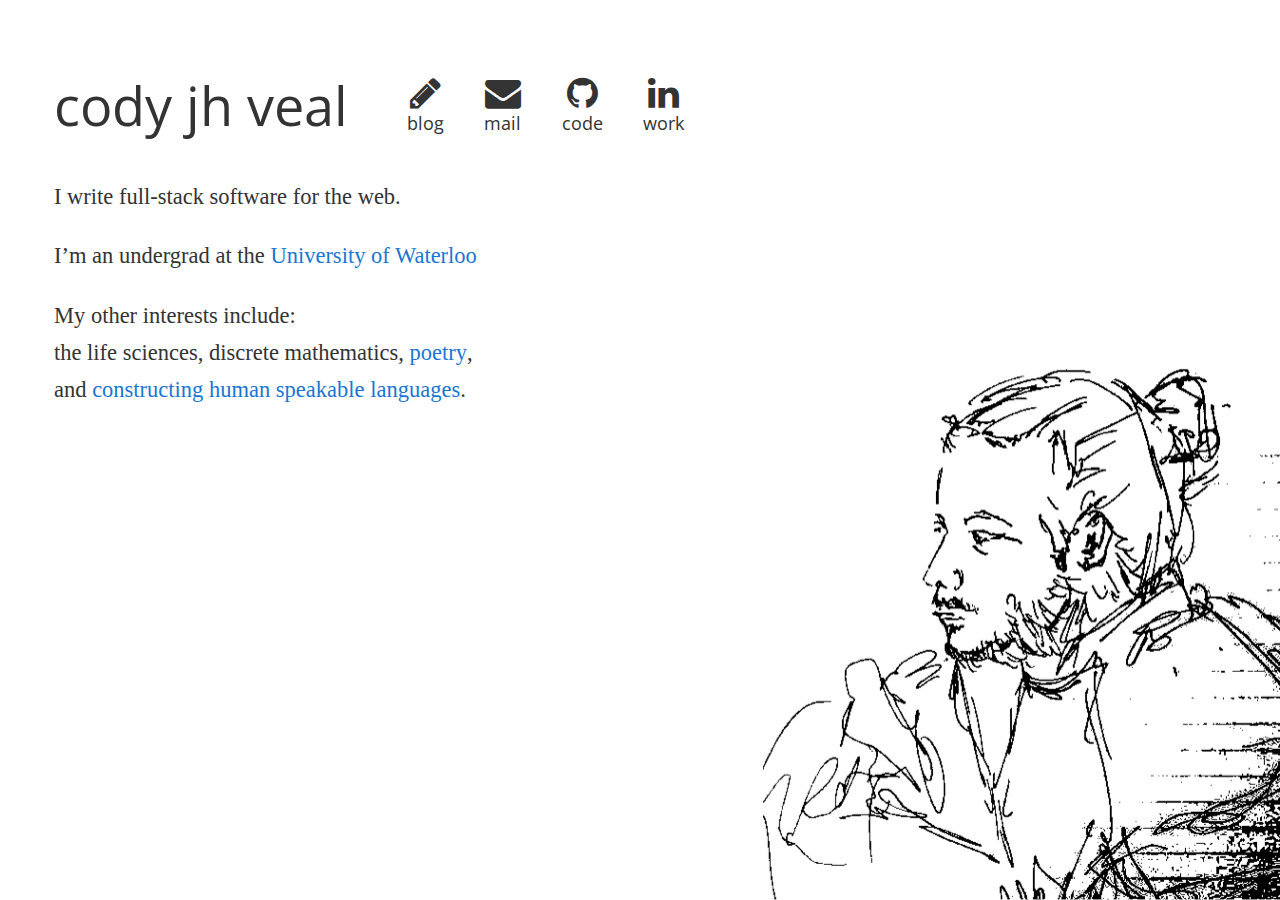
<file: index.html>
<html>
<head>
  <link rel="stylesheet" href="/css/style.css">
  <meta name="viewport" content="width=device-width, initial-scale=1">

  <title>cody jh veal | cody jh veal</title>
  <meta name="description" content="A personal website for cody james holliday veal.">

  <meta property="og:type" content="article">
  <meta property="og:title" content="cody jh veal">
  <meta property="og:description" content="A personal website for cody james holliday veal.">

  <script type="application/ld+json">
    
      {
        "@context": "http://schema.org",
        "@type" : "Person",
        "name" : "Cody J.H. Veal",
        "url" : "http://www.codyveal.com",
        "sameAs" : [
          "https://www.facebook.com/cody.veal",
          "http://www.linkedin.com/in/codyveal",
          "https://www.github.com/cjhveal"
        ]
      }
    
  </script>


  

  
</head>

<body>


<div class="home-page">
  <div class="home-wrapper">
    <h1>cody jh veal</h1>
    <div class="icon-group">

  <a class="icon-wrapper inverted-link" href="/posts">
  <i class="fa-pencil fa fa-2x"></i>
  <div class="icon-label">blog</div>
</a>


  <a class="icon-wrapper inverted-link" href="mailto:cody@codyveal.com">
  <i class="fa-envelope fa fa-2x"></i>
  <div class="icon-label">mail</div>
</a>


  <a class="icon-wrapper inverted-link" href="https://github.com/cjhveal">
  <i class="fa-github fa fa-2x"></i>
  <div class="icon-label">code</div>
</a>


  <a class="icon-wrapper inverted-link" href="https://linkedin.com/in/codyveal">
  <i class="fa-linkedin fa fa-2x"></i>
  <div class="icon-label">work</div>
</a>


</div>

    <p> I write full-stack software for the web.</p>
    <p> I&#8217;m an undergrad at the <a href="//uwaterloo.ca">University of Waterloo</a></p>
    <p>
      My other interests include: </br>
      the life sciences, discrete mathematics, <a href="/poems">poetry</a>,</br>
      and <a href="/conlang/charmid"> constructing human speakable languages</a>.
    </p>
  </div>
  <div class="home-image-wrapper">
      <img src="/images/codysketch.png">
  </div>
</div>


<script>
  (function(i,s,o,g,r,a,m){i['GoogleAnalyticsObject']=r;i[r]=i[r]||function(){
  (i[r].q=i[r].q||[]).push(arguments)},i[r].l=1*new Date();a=s.createElement(o),
  m=s.getElementsByTagName(o)[0];a.async=1;a.src=g;m.parentNode.insertBefore(a,m)
  })(window,document,'script','//www.google-analytics.com/analytics.js','ga');

  ga('create', 'UA-38382779-1', 'auto');
  ga('send', 'pageview');

</script>
</body>
</html>
</file>
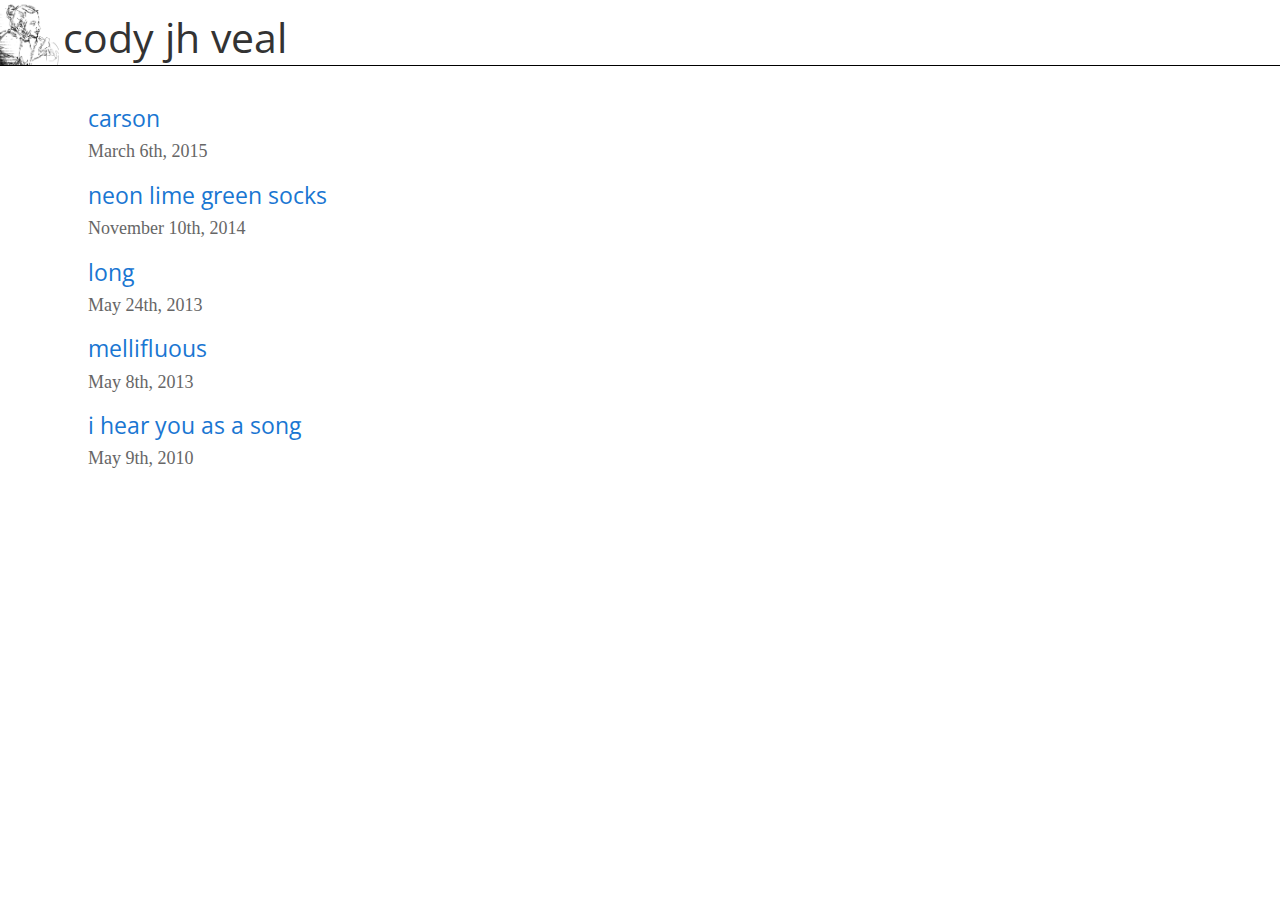
<file: poems/index.html>
<html>
<head>
  <link rel="stylesheet" href="/css/style.css">
  <meta name="viewport" content="width=device-width, initial-scale=1">

  <title>cody jh veal | cody jh veal</title>
  <meta name="description" content="A personal website for cody james holliday veal.">

  <meta property="og:type" content="article">
  <meta property="og:title" content="cody jh veal">
  <meta property="og:description" content="A personal website for cody james holliday veal.">

  <script type="application/ld+json">
    
      {
        "@context": "http://schema.org",
        "@type" : "Person",
        "name" : "Cody J.H. Veal",
        "url" : "http://www.codyveal.com",
        "sameAs" : [
          "https://www.facebook.com/cody.veal",
          "http://www.linkedin.com/in/codyveal",
          "https://www.github.com/cjhveal"
        ]
      }
    
  </script>


  

  
</head>

<body>

  <header>
  <img class="header-sketch"></img>
  <a class="header-title inverted-link" href="/">cody jh veal</a>
</header>




<div class="container">
  <ul class="post-previews">
    
      <li>
        <a class="post-preview-title" href="/poems/carson">
          carson
        </a>
        <div class="post-moment">March 6th, 2015</div>
      </li>
    
      <li>
        <a class="post-preview-title" href="/poems/neon-lime-green-socks">
          neon lime green socks
        </a>
        <div class="post-moment">November 10th, 2014</div>
      </li>
    
      <li>
        <a class="post-preview-title" href="/poems/long">
          long
        </a>
        <div class="post-moment">May 24th, 2013</div>
      </li>
    
      <li>
        <a class="post-preview-title" href="/poems/mellifluous">
          mellifluous
        </a>
        <div class="post-moment">May 8th, 2013</div>
      </li>
    
      <li>
        <a class="post-preview-title" href="/poems/i-hear-you-as-a-song">
          i hear you as a song
        </a>
        <div class="post-moment">May 9th, 2010</div>
      </li>
    
  </ul>
</div>



<script>
  (function(i,s,o,g,r,a,m){i['GoogleAnalyticsObject']=r;i[r]=i[r]||function(){
  (i[r].q=i[r].q||[]).push(arguments)},i[r].l=1*new Date();a=s.createElement(o),
  m=s.getElementsByTagName(o)[0];a.async=1;a.src=g;m.parentNode.insertBefore(a,m)
  })(window,document,'script','//www.google-analytics.com/analytics.js','ga');

  ga('create', 'UA-38382779-1', 'auto');
  ga('send', 'pageview');

</script>
</body>
</html>
</file>
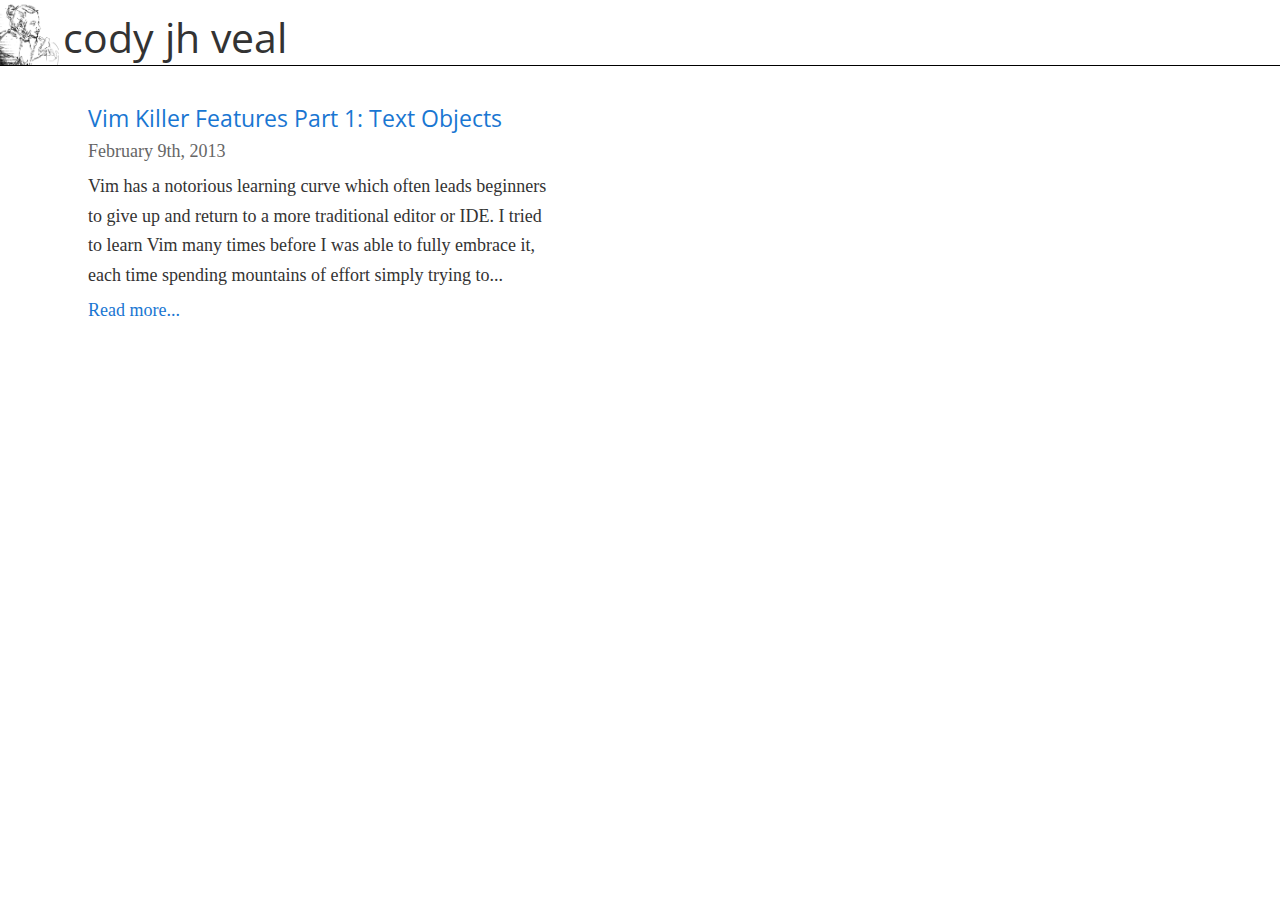
<file: posts/index.html>
<html>
<head>
  <link rel="stylesheet" href="/css/style.css">
</head>

<body>

  <header>
  <img class="header-sketch"></img>
  <a class="header-title inverted-link" href="/">cody jh veal</a>
</header>



<div class="container">
  <ul class="post-previews">
    
      <li>
  <a class="post-preview-title" href="/posts/vim-killer-features-part-1-text-objects">
    Vim Killer Features Part 1: Text Objects
  </a>
  <div class="post-moment">February 9th, 2013</div>
  <div class="post-preview-snippet">Vim has a notorious learning curve which often leads beginners to give up and&#10;return to a more traditional editor or IDE. I tried to learn Vim many times&#10;before I was able to fully embrace it, each time spending mountains of effort&#10;simply trying to...</div>
  <a class="post-preview-more" href="/posts/vim-killer-features-part-1-text-objects">Read more...</a>
</li>

    
  </ul>
</div>


<script>
  (function(i,s,o,g,r,a,m){i['GoogleAnalyticsObject']=r;i[r]=i[r]||function(){
  (i[r].q=i[r].q||[]).push(arguments)},i[r].l=1*new Date();a=s.createElement(o),
  m=s.getElementsByTagName(o)[0];a.async=1;a.src=g;m.parentNode.insertBefore(a,m)
  })(window,document,'script','//www.google-analytics.com/analytics.js','ga');

  ga('create', 'UA-38382779-1', 'auto');
  ga('send', 'pageview');

</script>
</body>
</html>
</file>
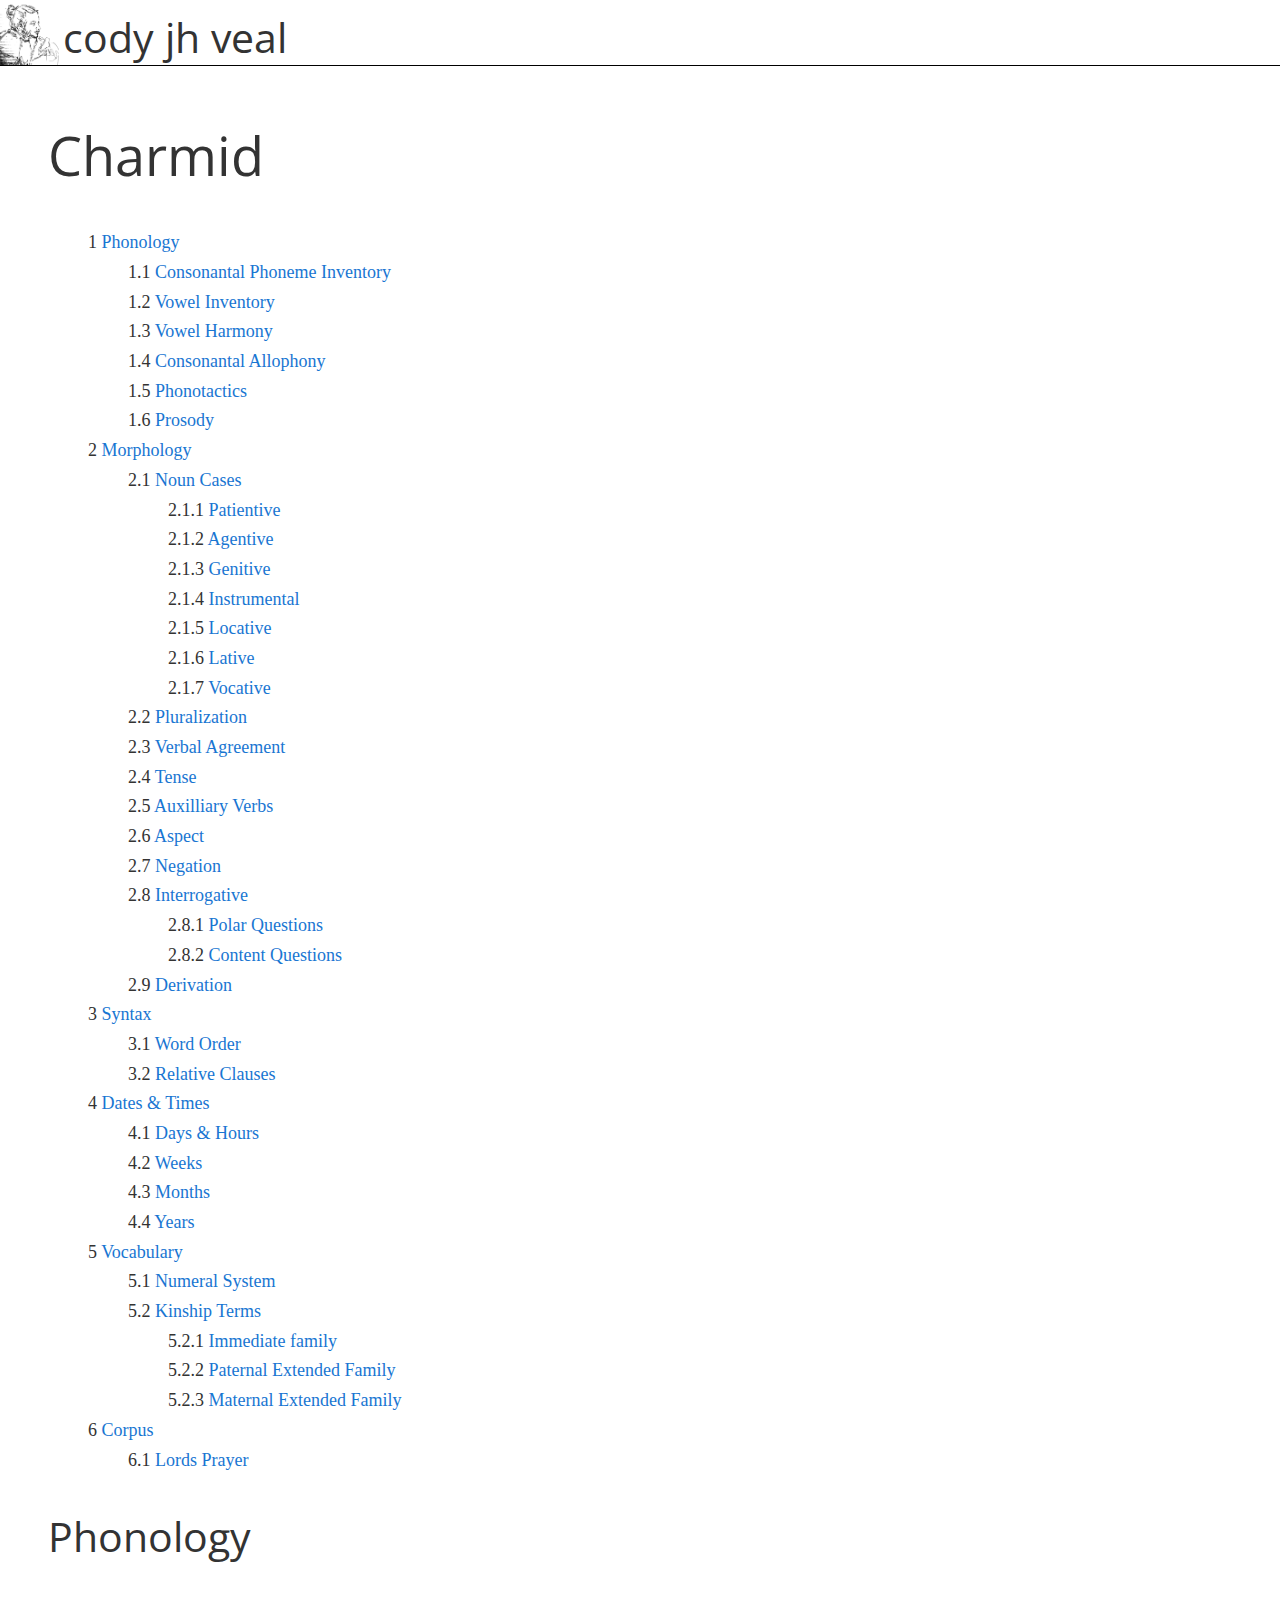
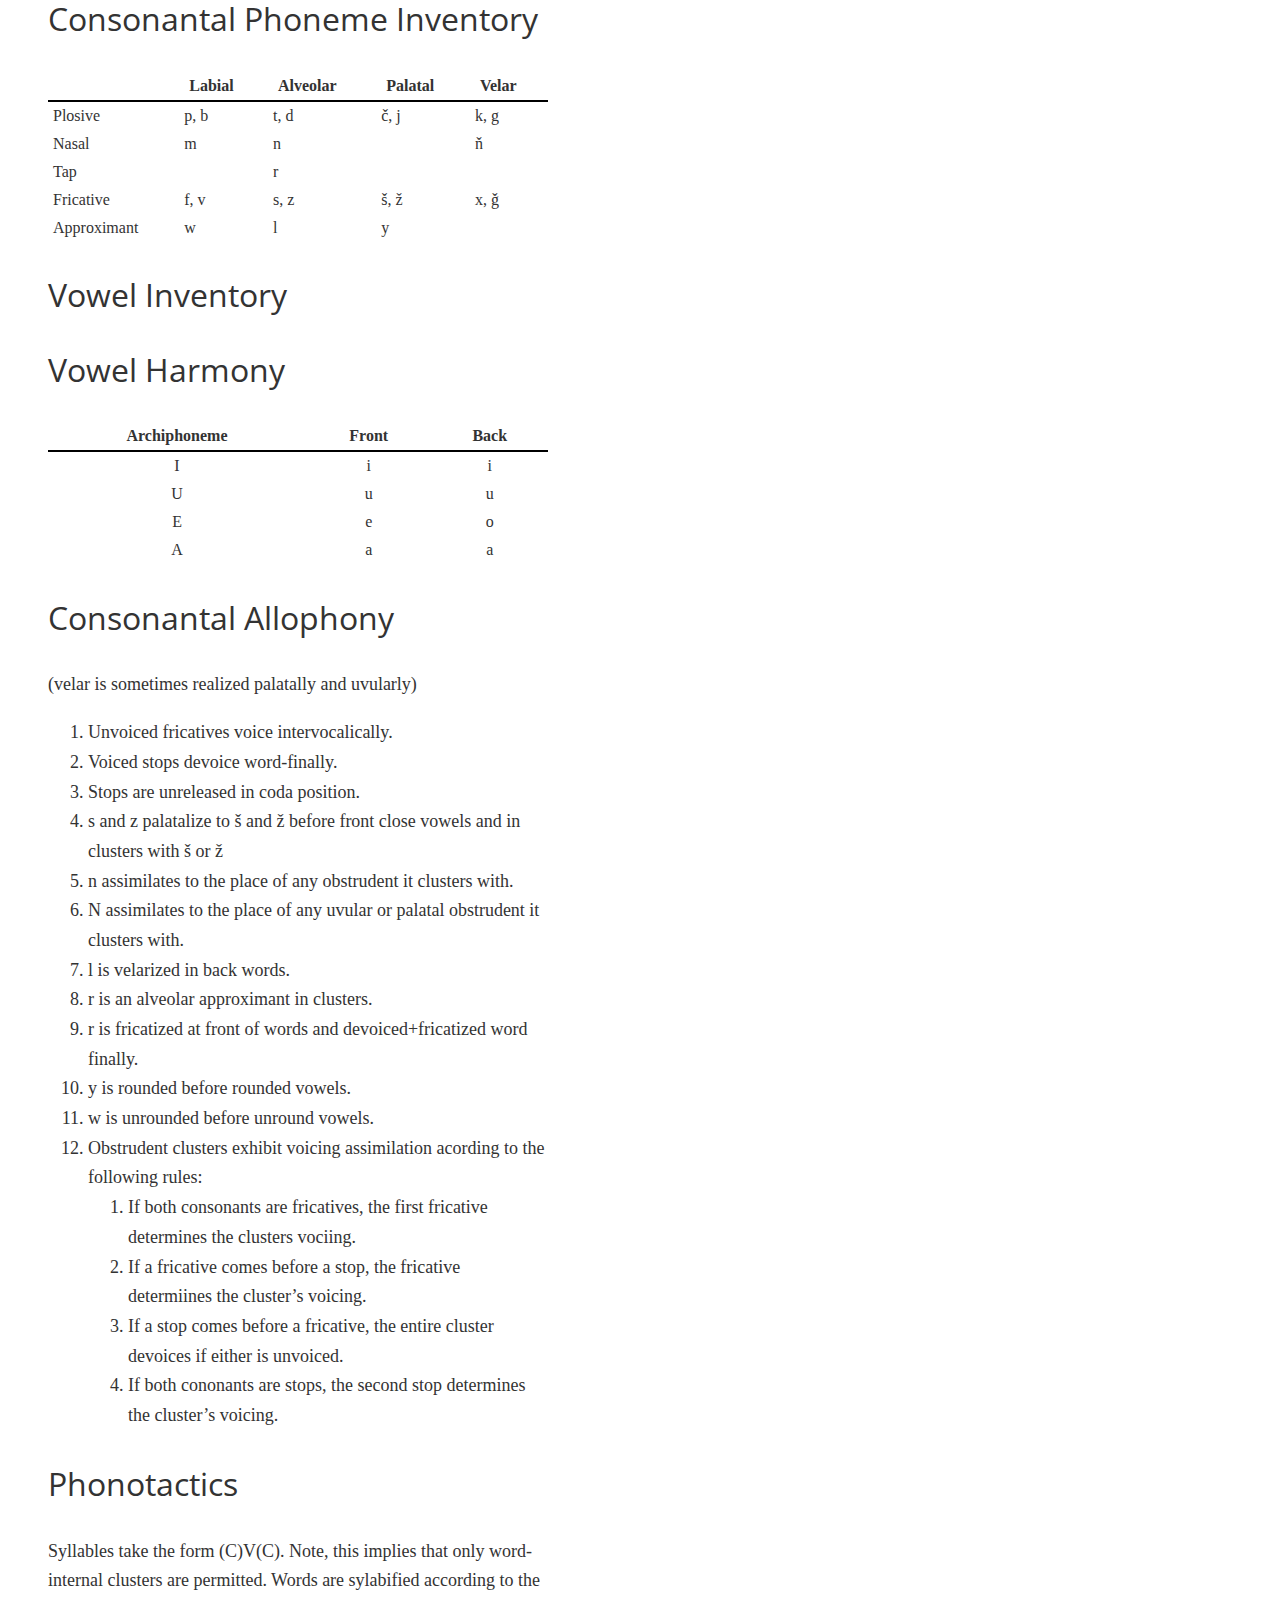
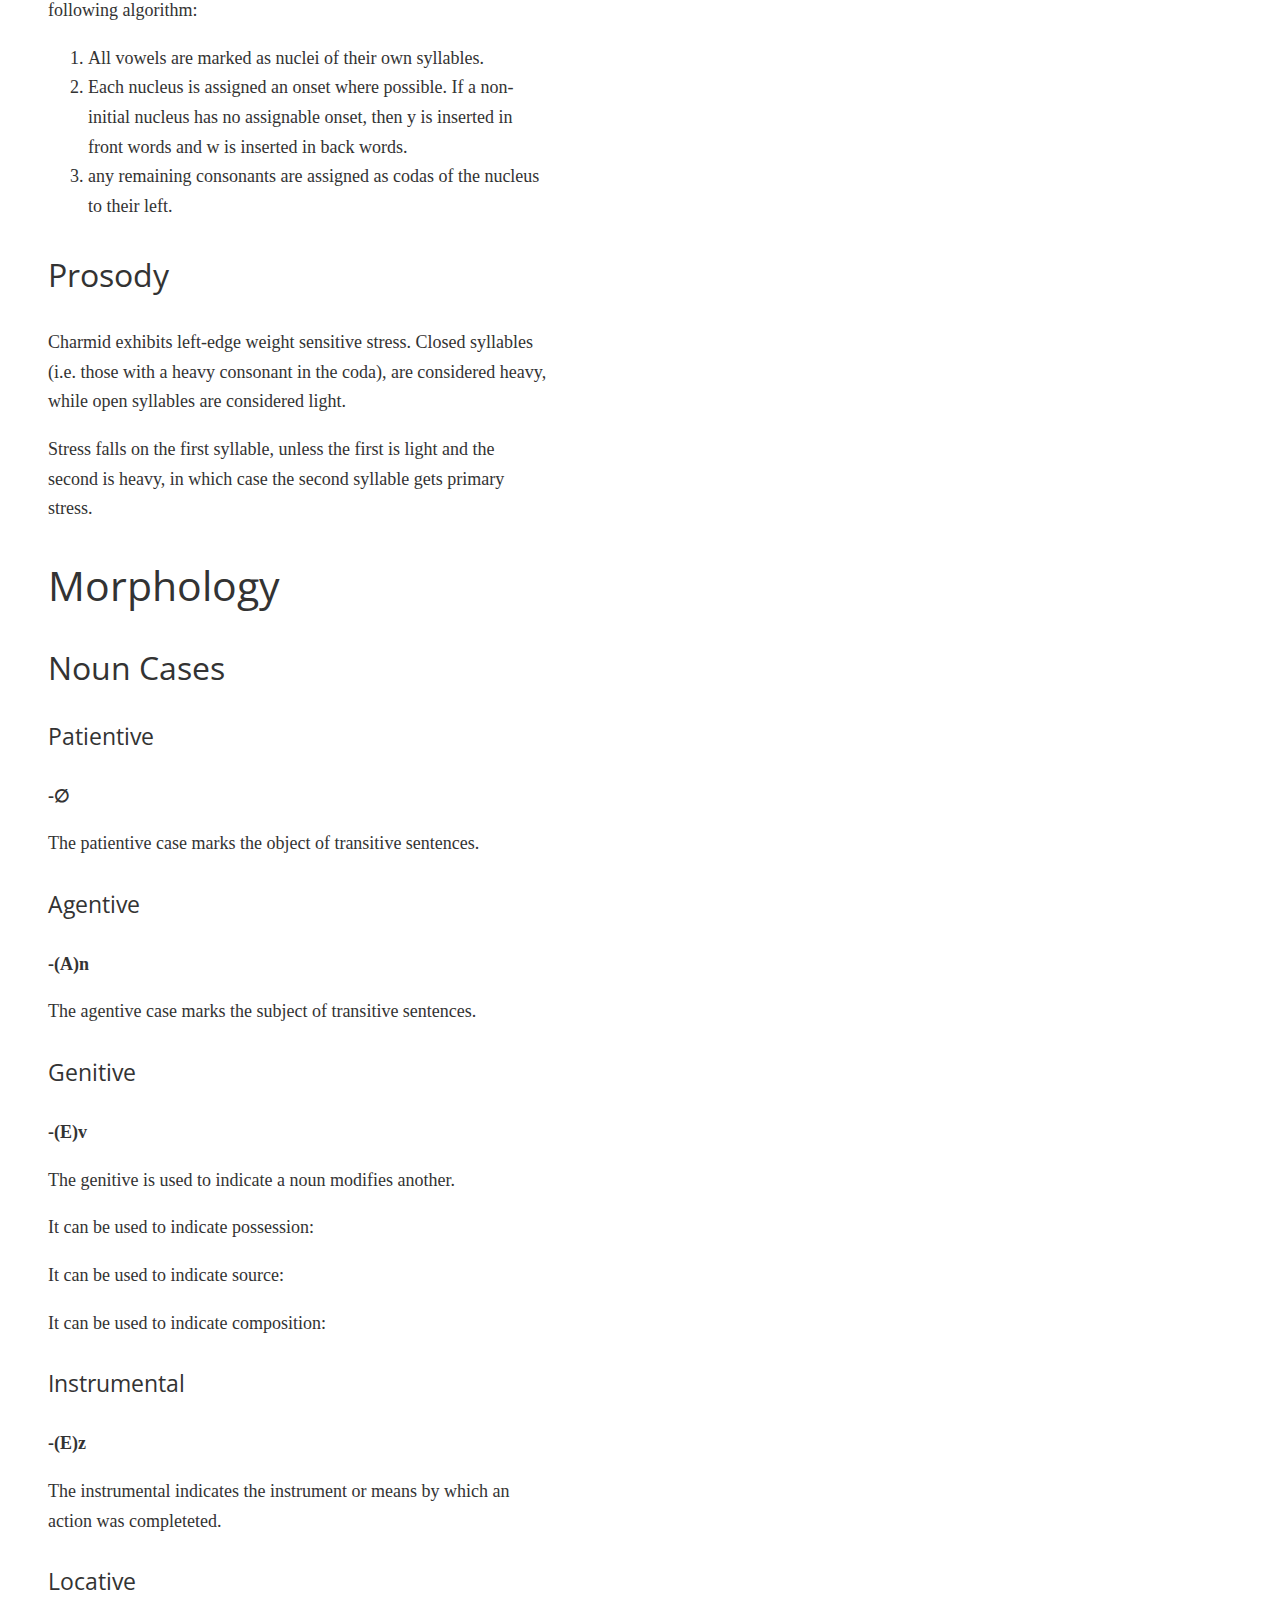
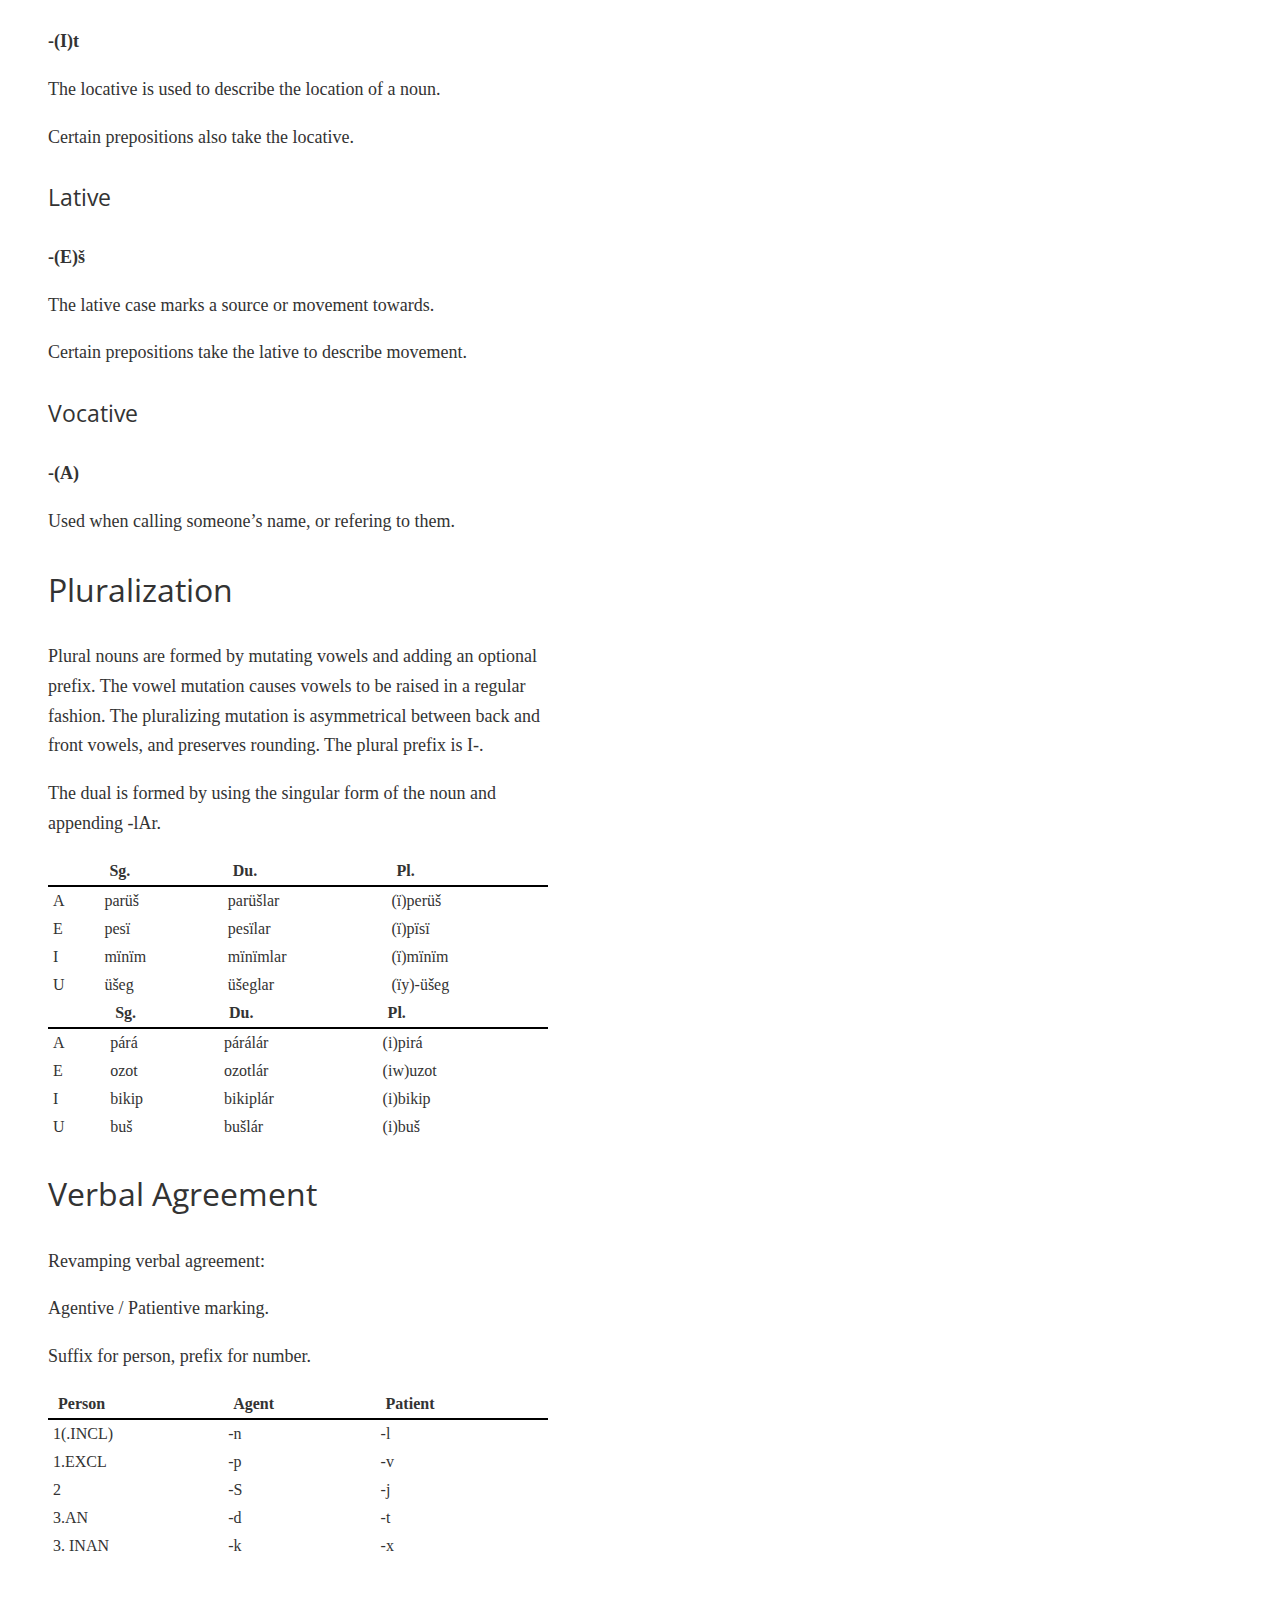
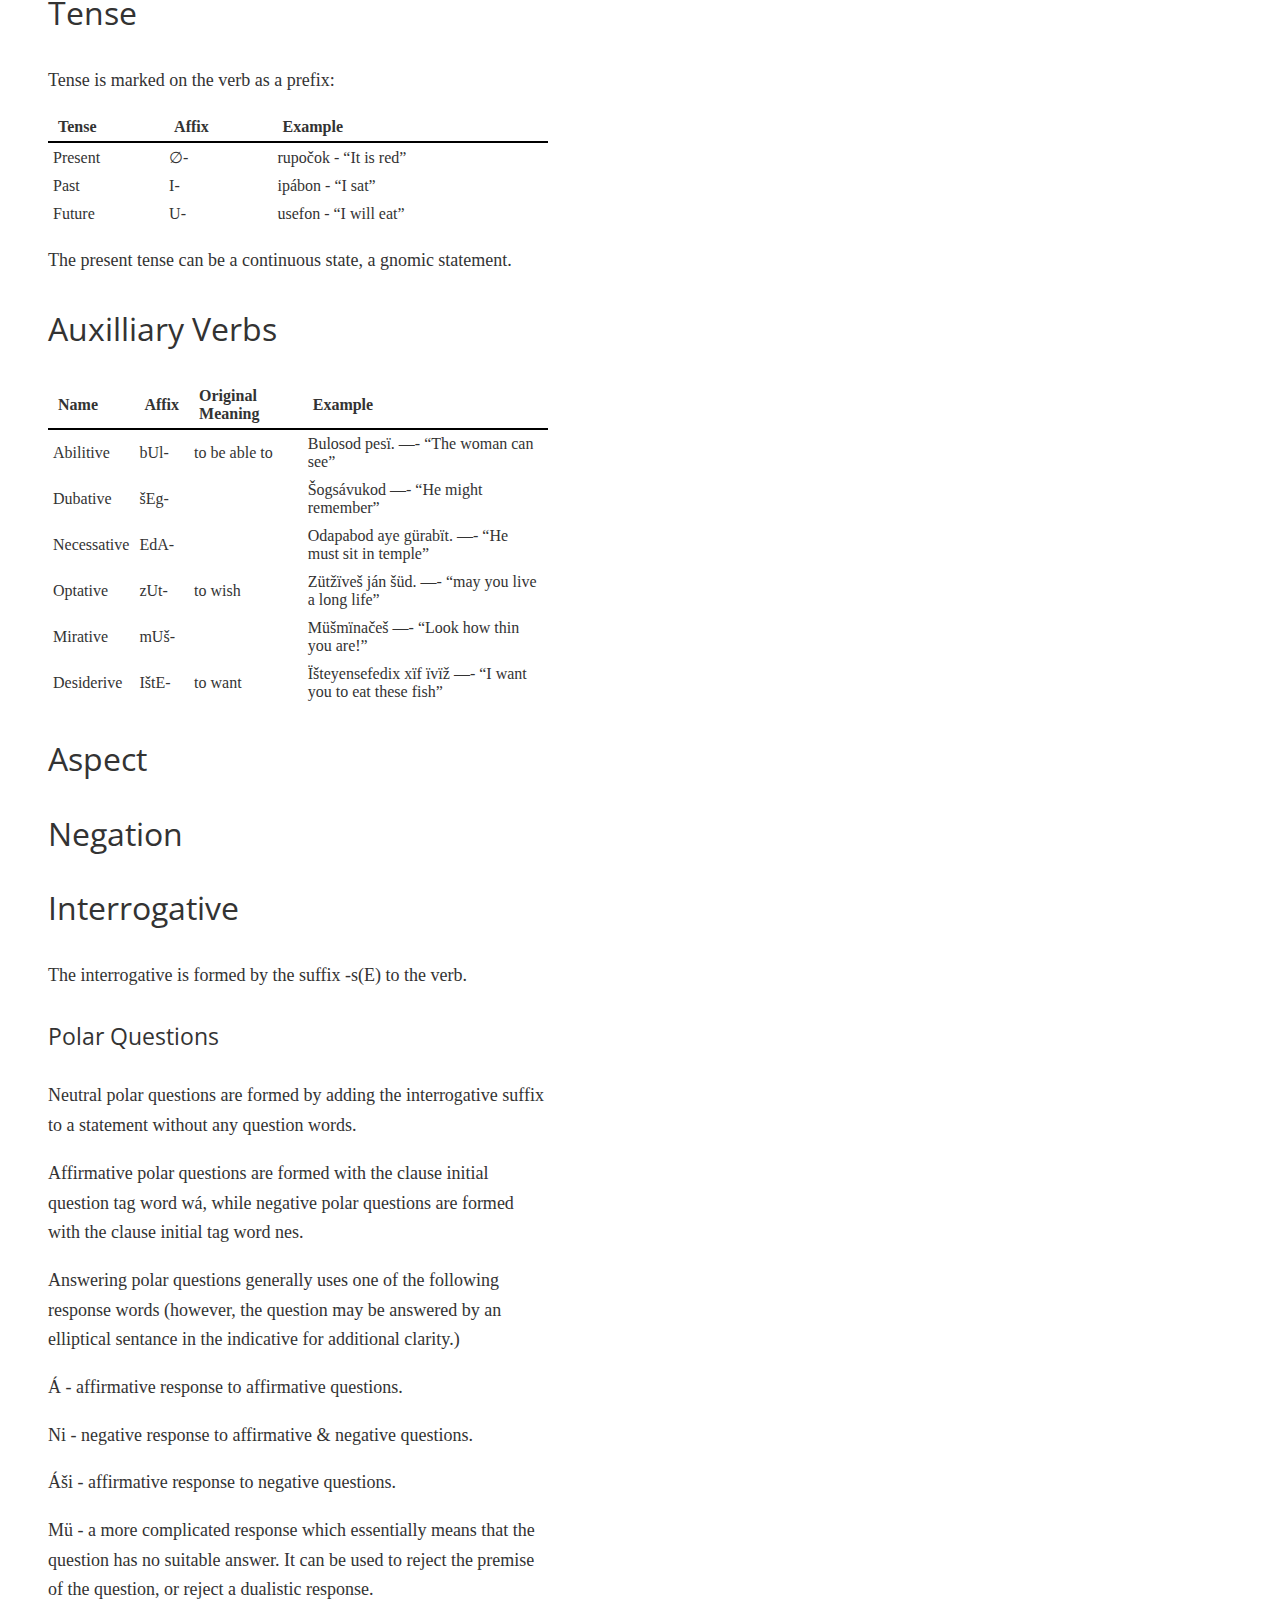
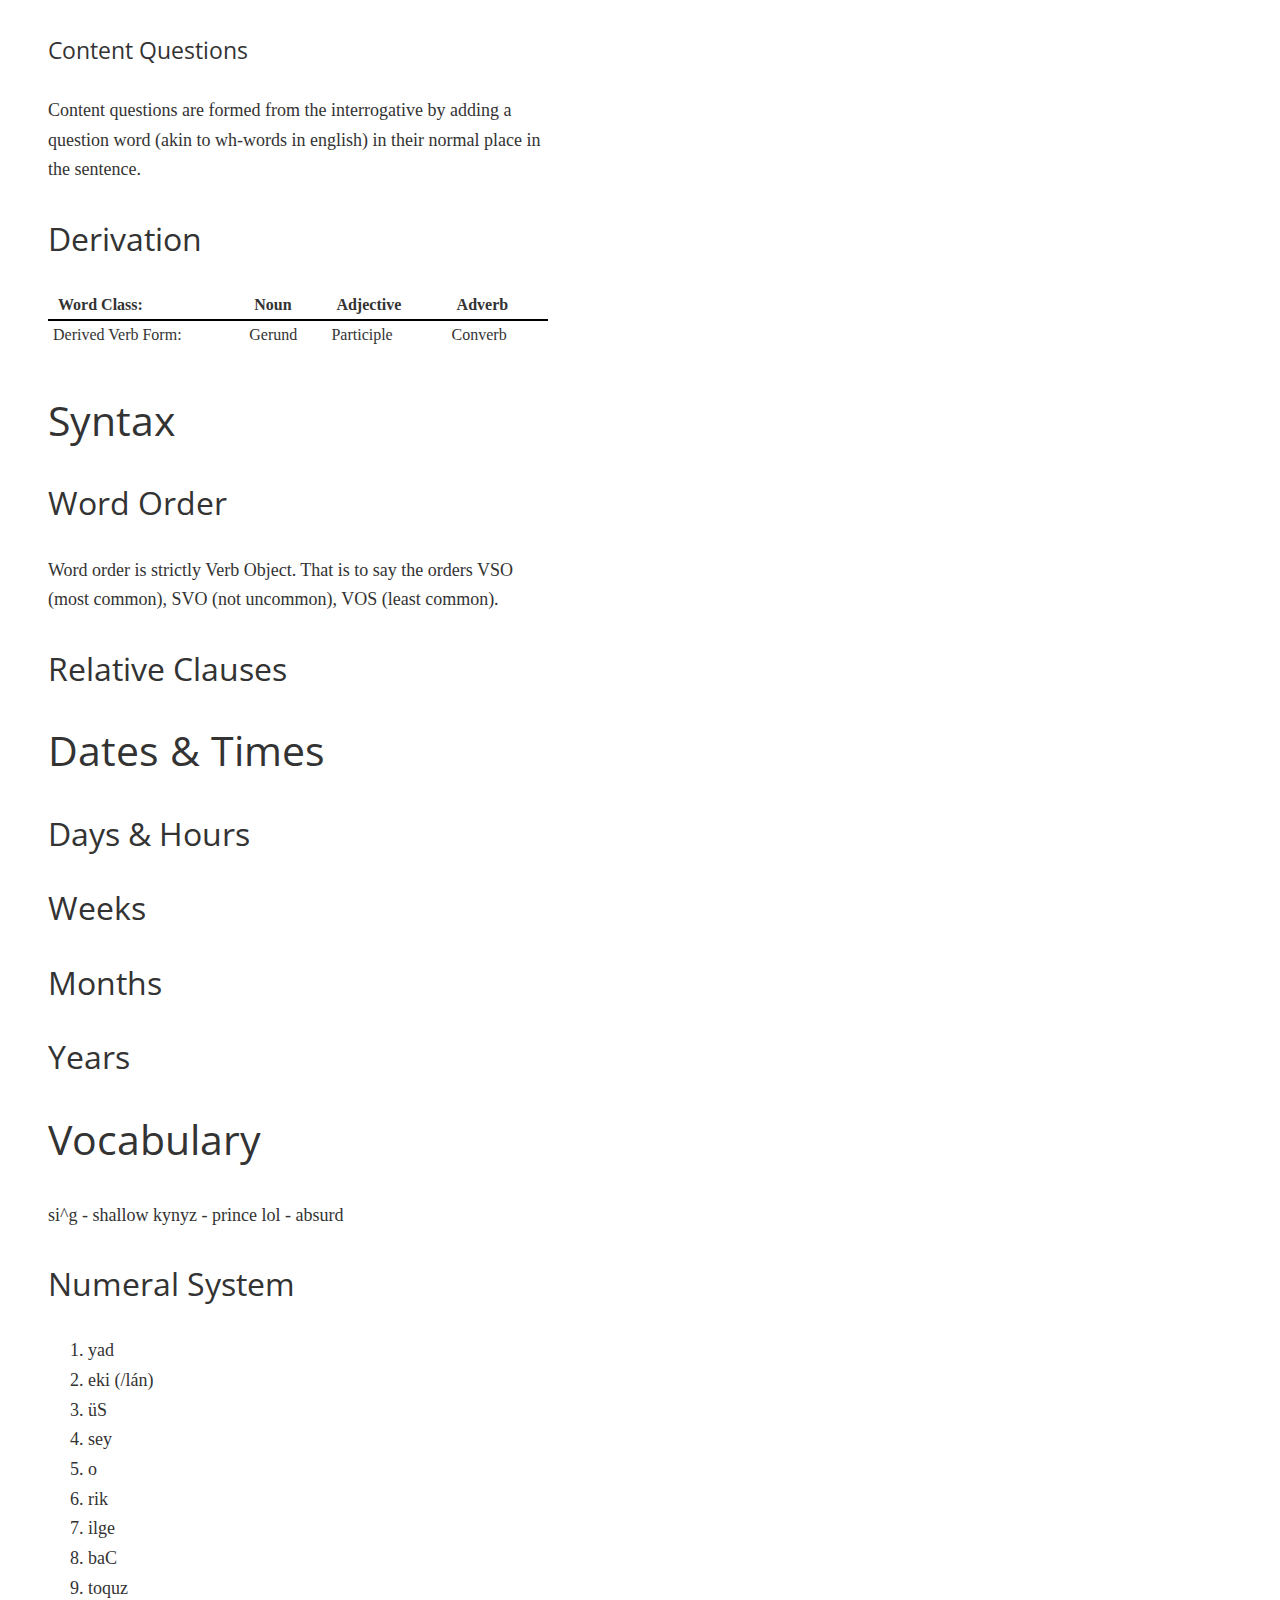
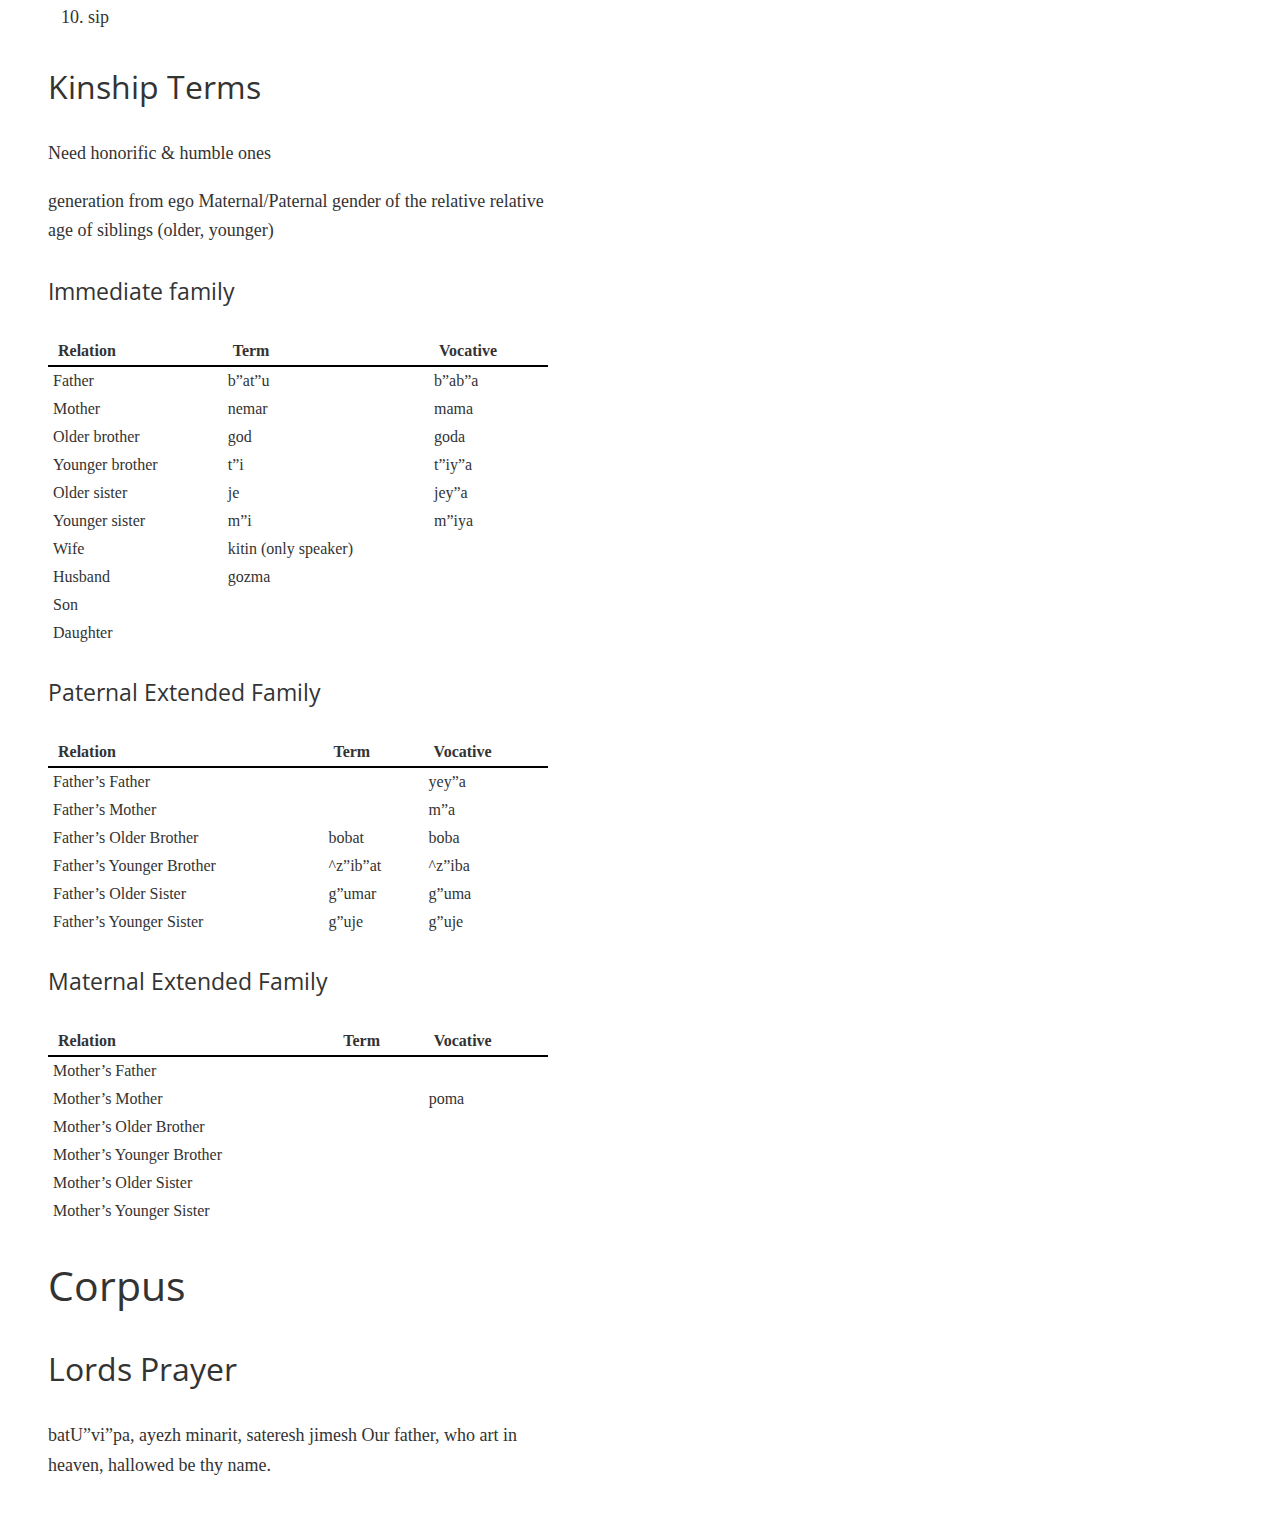
<file: conlang/charmid/index.html>
<html>
<head>
  <link rel="stylesheet" href="/css/style.css">
  <meta name="viewport" content="width=device-width, initial-scale=1">

  <title>Charmid | cody jh veal</title>
  <meta name="description" content="A personal website for cody james holliday veal.">

  <meta property="og:type" content="article">
  <meta property="og:title" content="Charmid">
  <meta property="og:description" content="A personal website for cody james holliday veal.">

  <script type="application/ld+json">
    
      {
        "@context": "http://schema.org",
        "@type" : "Person",
        "name" : "Cody J.H. Veal",
        "url" : "http://www.codyveal.com",
        "sameAs" : [
          "https://www.facebook.com/cody.veal",
          "http://www.linkedin.com/in/codyveal",
          "https://www.github.com/cjhveal"
        ]
      }
    
  </script>


  

  
</head>

<body>

  <header>
  <img class="header-sketch"></img>
  <a class="header-title inverted-link" href="/">cody jh veal</a>
</header>



<div class="container">
  <h1> Charmid </h1>
  
    


  <ol class="toc">
    
      <li>
      <a href="#phonology">Phonology</a>
      
        
  <ol class="toc">
    
      <li>
      <a href="#consonantal-phoneme-inventory">Consonantal Phoneme Inventory</a>
      
      </li>
    
      <li>
      <a href="#vowel-inventory">Vowel Inventory</a>
      
      </li>
    
      <li>
      <a href="#vowel-harmony">Vowel Harmony</a>
      
      </li>
    
      <li>
      <a href="#consonantal-allophony">Consonantal Allophony</a>
      
      </li>
    
      <li>
      <a href="#phonotactics">Phonotactics</a>
      
      </li>
    
      <li>
      <a href="#prosody">Prosody</a>
      
      </li>
    
  </ol>

      
      </li>
    
      <li>
      <a href="#morphology">Morphology</a>
      
        
  <ol class="toc">
    
      <li>
      <a href="#noun-cases">Noun Cases</a>
      
        
  <ol class="toc">
    
      <li>
      <a href="#patientive">Patientive</a>
      
      </li>
    
      <li>
      <a href="#agentive">Agentive</a>
      
      </li>
    
      <li>
      <a href="#genitive">Genitive</a>
      
      </li>
    
      <li>
      <a href="#instrumental">Instrumental</a>
      
      </li>
    
      <li>
      <a href="#locative">Locative</a>
      
      </li>
    
      <li>
      <a href="#lative">Lative</a>
      
      </li>
    
      <li>
      <a href="#vocative">Vocative</a>
      
      </li>
    
  </ol>

      
      </li>
    
      <li>
      <a href="#pluralization">Pluralization</a>
      
      </li>
    
      <li>
      <a href="#verbal-agreement">Verbal Agreement</a>
      
      </li>
    
      <li>
      <a href="#tense">Tense</a>
      
      </li>
    
      <li>
      <a href="#auxilliary-verbs">Auxilliary Verbs</a>
      
      </li>
    
      <li>
      <a href="#aspect">Aspect</a>
      
      </li>
    
      <li>
      <a href="#negation">Negation</a>
      
      </li>
    
      <li>
      <a href="#interrogative">Interrogative</a>
      
        
  <ol class="toc">
    
      <li>
      <a href="#polar-questions">Polar Questions</a>
      
      </li>
    
      <li>
      <a href="#content-questions">Content Questions</a>
      
      </li>
    
  </ol>

      
      </li>
    
      <li>
      <a href="#derivation">Derivation</a>
      
      </li>
    
  </ol>

      
      </li>
    
      <li>
      <a href="#syntax">Syntax</a>
      
        
  <ol class="toc">
    
      <li>
      <a href="#word-order">Word Order</a>
      
      </li>
    
      <li>
      <a href="#relative-clauses">Relative Clauses</a>
      
      </li>
    
  </ol>

      
      </li>
    
      <li>
      <a href="#dates-times">Dates &amp; Times</a>
      
        
  <ol class="toc">
    
      <li>
      <a href="#days-hours">Days &amp; Hours</a>
      
      </li>
    
      <li>
      <a href="#weeks">Weeks</a>
      
      </li>
    
      <li>
      <a href="#months">Months</a>
      
      </li>
    
      <li>
      <a href="#years">Years</a>
      
      </li>
    
  </ol>

      
      </li>
    
      <li>
      <a href="#vocabulary">Vocabulary</a>
      
        
  <ol class="toc">
    
      <li>
      <a href="#numeral-system">Numeral System</a>
      
      </li>
    
      <li>
      <a href="#kinship-terms">Kinship Terms</a>
      
        
  <ol class="toc">
    
      <li>
      <a href="#immediate-family">Immediate family</a>
      
      </li>
    
      <li>
      <a href="#paternal-extended-family">Paternal Extended Family</a>
      
      </li>
    
      <li>
      <a href="#maternal-extended-family">Maternal Extended Family</a>
      
      </li>
    
  </ol>

      
      </li>
    
  </ol>

      
      </li>
    
      <li>
      <a href="#corpus">Corpus</a>
      
        
  <ol class="toc">
    
      <li>
      <a href="#lords-prayer">Lords Prayer</a>
      
      </li>
    
  </ol>

      
      </li>
    
  </ol>


  
  <h2 id="phonology">Phonology</h2>
<h3 id="consonantal-phoneme-inventory">Consonantal Phoneme Inventory</h3>
<table>
<thead>
<tr>
<th></th>
<th>Labial</th>
<th>Alveolar</th>
<th>Palatal</th>
<th>Velar</th>
</tr>
</thead>
<tbody>
<tr>
<td>Plosive</td>
<td>p, b</td>
<td>t, d</td>
<td>&#269;, j</td>
<td>k, g</td>
</tr>
<tr>
<td>Nasal</td>
<td>m</td>
<td>n</td>
<td></td>
<td>&#328;</td>
</tr>
<tr>
<td>Tap</td>
<td></td>
<td>r</td>
<td></td>
<td></td>
</tr>
<tr>
<td>Fricative</td>
<td>f, v</td>
<td>s, z</td>
<td>&#353;, &#382;</td>
<td>x, &#487;</td>
</tr>
<tr>
<td>Approximant</td>
<td>w</td>
<td>l</td>
<td>y</td>
</tr>
</tbody>
</table>
<h3 id="vowel-inventory">Vowel Inventory</h3>
<h3 id="vowel-harmony">Vowel Harmony</h3>
<table>
<thead>
<tr>
<th style="text-align:center">Archiphoneme</th>
<th style="text-align:center">Front</th>
<th style="text-align:center">Back</th>
</tr>
</thead>
<tbody>
<tr>
<td style="text-align:center">I</td>
<td style="text-align:center">i</td>
<td style="text-align:center">i</td>
</tr>
<tr>
<td style="text-align:center">U</td>
<td style="text-align:center">u</td>
<td style="text-align:center">u</td>
</tr>
<tr>
<td style="text-align:center">E</td>
<td style="text-align:center">e</td>
<td style="text-align:center">o</td>
</tr>
<tr>
<td style="text-align:center">A</td>
<td style="text-align:center">a</td>
<td style="text-align:center">a</td>
</tr>
</tbody>
</table>
<h3 id="consonantal-allophony">Consonantal Allophony</h3>
<p>(velar is sometimes realized palatally and uvularly)</p>
<ol>
<li>Unvoiced fricatives voice intervocalically.</li>
<li>Voiced stops devoice word-finally.</li>
<li>Stops are unreleased in coda position.</li>
<li>s and z palatalize to &#353; and &#382; before front close vowels and in clusters with &#353; or &#382;</li>
<li>n assimilates to the place of any obstrudent it clusters with.</li>
<li>N assimilates to the place of any uvular or palatal obstrudent it clusters with.</li>
<li>l is velarized in back words.</li>
<li>r is an alveolar approximant in clusters.</li>
<li>r is fricatized at front of words and devoiced+fricatized word finally.</li>
<li>y is rounded before rounded vowels.</li>
<li>w is unrounded before unround vowels.</li>
<li>Obstrudent clusters exhibit voicing assimilation acording to the following rules:<ol>
<li>If both consonants are fricatives, the first fricative determines the clusters vociing.</li>
<li>If a fricative comes before a stop, the fricative determiines the cluster&#8217;s voicing.</li>
<li>If a stop comes before a fricative, the entire cluster devoices if either is unvoiced.</li>
<li>If both cononants are stops, the second stop determines the cluster&#8217;s voicing.</li>
</ol>
</li>
</ol>
<h3 id="phonotactics">Phonotactics</h3>
<p>Syllables take the form (C)V(C). Note, this implies that only word-internal clusters are permitted.
Words are sylabified according to the following algorithm:</p>
<ol>
<li>All vowels are marked as nuclei of their own syllables.</li>
<li>Each nucleus is assigned an onset where possible. If a non-initial nucleus has no assignable onset,
then y is inserted in front words and w is inserted in back words.</li>
<li>any remaining consonants are assigned as codas of the nucleus to their left.</li>
</ol>
<h3 id="prosody">Prosody</h3>
<p>Charmid exhibits left-edge weight sensitive stress. Closed syllables (i.e. those with a heavy consonant in the coda),
are considered heavy, while open syllables are considered light.</p>
<p>Stress falls on the first syllable, unless the first is light and the second is heavy, in which case the second syllable gets primary stress.</p>
<h2 id="morphology">Morphology</h2>
<h3 id="noun-cases">Noun Cases</h3>
<h4 id="patientive">Patientive</h4>
<p><strong>-&#8709;</strong></p>
<p>The patientive case marks the object of transitive sentences.</p>
<h4 id="agentive">Agentive</h4>
<p><strong>-(A)n</strong></p>
<p>The agentive case marks the subject of transitive sentences.</p>
<h4 id="genitive">Genitive</h4>
<p><strong>-(E)v</strong></p>
<p>The genitive is used to indicate a noun modifies another.</p>
<p>It can be used to indicate possession:</p>
<p>It can be used to indicate source:</p>
<p>It can be used to indicate composition:</p>
<h4 id="instrumental">Instrumental</h4>
<p><strong>-(E)z</strong></p>
<p>The instrumental indicates the instrument or means by which an action was completeted.</p>
<h4 id="locative">Locative</h4>
<p><strong>-(I)t</strong></p>
<p>The locative is used to describe the location of a noun.</p>
<p>Certain prepositions also take the locative.</p>
<h4 id="lative">Lative</h4>
<p><strong>-(E)&#353;</strong></p>
<p>The lative case marks a source or movement towards.</p>
<p>Certain prepositions take the lative to describe movement.</p>
<h4 id="vocative">Vocative</h4>
<p><strong>-(A)</strong></p>
<p>Used when calling someone&#8217;s name, or refering to them.</p>
<h3 id="pluralization">Pluralization</h3>
<p>Plural nouns are formed by mutating vowels and adding an optional prefix. The vowel mutation causes vowels to be raised in a regular fashion.
The pluralizing mutation is asymmetrical between back and front vowels, and preserves rounding. The plural prefix is I-.</p>
<p>The dual is formed by using the singular form of the noun and appending -lAr.</p>
<table>
<thead>
<tr>
<th></th>
<th>Sg.</th>
<th>Du.</th>
<th>Pl.</th>
</tr>
</thead>
<tbody>
<tr>
<td>A</td>
<td>par&#252;&#353;</td>
<td>par&#252;&#353;lar</td>
<td>(&#239;)per&#252;&#353;</td>
</tr>
<tr>
<td>E</td>
<td>pes&#239;</td>
<td>pes&#239;lar</td>
<td>(&#239;)p&#239;s&#239;</td>
</tr>
<tr>
<td>I</td>
<td>m&#239;n&#239;m</td>
<td>m&#239;n&#239;mlar</td>
<td>(&#239;)m&#239;n&#239;m</td>
</tr>
<tr>
<td>U</td>
<td>&#252;&#353;eg</td>
<td>&#252;&#353;eglar</td>
<td>(&#239;y)-&#252;&#353;eg</td>
</tr>
</tbody>
</table>
<table>
<thead>
<tr>
<th></th>
<th>Sg.</th>
<th>Du.</th>
<th>Pl.</th>
</tr>
</thead>
<tbody>
<tr>
<td>A</td>
<td>p&#225;r&#225;</td>
<td>p&#225;r&#225;l&#225;r</td>
<td>(i)pir&#225;</td>
</tr>
<tr>
<td>E</td>
<td>ozot</td>
<td>ozotl&#225;r</td>
<td>(iw)uzot</td>
</tr>
<tr>
<td>I</td>
<td>bikip</td>
<td>bikipl&#225;r</td>
<td>(i)bikip</td>
</tr>
<tr>
<td>U</td>
<td>bu&#353;</td>
<td>bu&#353;l&#225;r</td>
<td>(i)bu&#353;</td>
</tr>
</tbody>
</table>
<h3 id="verbal-agreement">Verbal Agreement</h3>
<p>Revamping verbal agreement:</p>
<p>Agentive / Patientive marking.</p>
<p>Suffix for person, prefix for number.</p>
<table>
<thead>
<tr>
<th>Person</th>
<th>Agent</th>
<th>Patient</th>
</tr>
</thead>
<tbody>
<tr>
<td>1(.INCL)</td>
<td>-n</td>
<td>-l</td>
</tr>
<tr>
<td>1.EXCL</td>
<td>-p</td>
<td>-v</td>
</tr>
<tr>
<td>2</td>
<td>-S</td>
<td>-j</td>
</tr>
<tr>
<td>3.AN</td>
<td>-d</td>
<td>-t</td>
</tr>
<tr>
<td>3. INAN</td>
<td>-k</td>
<td>-x</td>
</tr>
</tbody>
</table>
<h3 id="tense">Tense</h3>
<p>Tense is marked on the verb as a prefix:</p>
<table>
<thead>
<tr>
<th>Tense</th>
<th>Affix</th>
<th>Example</th>
</tr>
</thead>
<tbody>
<tr>
<td>Present</td>
<td>&#8709;-</td>
<td>rupo&#269;ok - &#8220;It is red&#8221;</td>
</tr>
<tr>
<td>Past</td>
<td>I-</td>
<td>ip&#225;bon - &#8220;I sat&#8221;</td>
</tr>
<tr>
<td>Future</td>
<td>U-</td>
<td>usefon - &#8220;I will eat&#8221;</td>
</tr>
</tbody>
</table>
<p>The present tense can be a continuous state, a gnomic statement.</p>
<h3 id="auxilliary-verbs">Auxilliary Verbs</h3>
<table>
<thead>
<tr>
<th>Name</th>
<th>Affix</th>
<th>Original Meaning</th>
<th>Example</th>
</tr>
</thead>
<tbody>
<tr>
<td>Abilitive</td>
<td>bUl-</td>
<td>to be able to</td>
<td>Bulosod pes&#239;. &#8212;- &#8220;The woman can see&#8221;</td>
</tr>
<tr>
<td>Dubative</td>
<td>&#353;Eg-</td>
<td></td>
<td>&#352;ogs&#225;vukod  &#8212;- &#8220;He might remember&#8221;</td>
</tr>
<tr>
<td>Necessative</td>
<td>EdA-</td>
<td></td>
<td>Odapabod aye g&#252;rab&#239;t. &#8212;- &#8220;He must sit in temple&#8221;</td>
</tr>
<tr>
<td>Optative</td>
<td>zUt-</td>
<td>to wish</td>
<td>Z&#252;t&#382;&#239;ve&#353; j&#225;n &#353;&#252;d. &#8212;- &#8220;may you live a long life&#8221;</td>
</tr>
<tr>
<td>Mirative</td>
<td>mU&#353;-</td>
<td></td>
<td>M&#252;&#353;m&#239;na&#269;e&#353; &#8212;- &#8220;Look how thin you are!&#8221;</td>
</tr>
<tr>
<td>Desiderive</td>
<td>I&#353;tE-</td>
<td>to want</td>
<td>&#207;&#353;teyensefedix x&#239;f &#239;v&#239;&#382;  &#8212;- &#8220;I want you to eat these fish&#8221;</td>
</tr>
</tbody>
</table>
<h3 id="aspect">Aspect</h3>
<h3 id="negation">Negation</h3>
<h3 id="interrogative">Interrogative</h3>
<p>The interrogative is formed by the suffix -s(E) to the verb.</p>
<h4 id="polar-questions">Polar Questions</h4>
<p>Neutral polar questions are formed by adding the interrogative suffix to a statement without any question words.</p>
<p>Affirmative polar questions are formed with the clause initial question tag word w&#225;,
while negative polar questions are formed with the clause initial tag word nes.</p>
<p>Answering polar questions generally uses one of the following response words (however, the question may be answered by an elliptical sentance in the indicative for additional clarity.)</p>
<p>&#193; - affirmative response to affirmative questions.</p>
<p>Ni - negative response to affirmative &amp; negative questions.</p>
<p>&#193;&#353;i - affirmative response to negative questions.</p>
<p>M&#252; - a more complicated response which essentially means that the question has no suitable answer.
It can be used to reject the premise of the question, or reject a dualistic response.</p>
<h4 id="content-questions">Content Questions</h4>
<p>Content questions are formed from the interrogative by adding a question word (akin to wh-words in english) in their normal place in the sentence.</p>
<h3 id="derivation">Derivation</h3>
<table>
<thead>
<tr>
<th>Word Class:</th>
<th>Noun</th>
<th>Adjective</th>
<th>Adverb</th>
</tr>
</thead>
<tbody>
<tr>
<td>Derived Verb Form:</td>
<td>Gerund</td>
<td>Participle</td>
<td>Converb</td>
</tr>
<tr>
<td></td>
</tr>
</tbody>
</table>
<h2 id="syntax">Syntax</h2>
<h3 id="word-order">Word Order</h3>
<p>Word order is strictly Verb Object. That is to say the orders VSO (most common), SVO (not uncommon), VOS (least common).</p>
<h3 id="relative-clauses">Relative Clauses</h3>
<h2 id="dates-times">Dates &amp; Times</h2>
<h3 id="days-hours">Days &amp; Hours</h3>
<h3 id="weeks">Weeks</h3>
<h3 id="months">Months</h3>
<h3 id="years">Years</h3>
<h2 id="vocabulary">Vocabulary</h2>
<p>si^g - shallow
kynyz - prince
lol - absurd</p>
<h3 id="numeral-system">Numeral System</h3>
<ol>
<li>yad</li>
<li>eki (/l&#225;n)</li>
<li>&#252;S</li>
<li>sey</li>
<li>o</li>
<li>rik</li>
<li>ilge</li>
<li>baC</li>
<li>toquz</li>
<li>sip</li>
</ol>
<h3 id="kinship-terms">Kinship Terms</h3>
<p>Need honorific &amp; humble ones</p>
<p>generation from ego
Maternal/Paternal
gender of the relative
relative age of siblings (older, younger)</p>
<h4 id="immediate-family">Immediate family</h4>
<table>
<thead>
<tr>
<th>Relation</th>
<th>Term</th>
<th>Vocative</th>
</tr>
</thead>
<tbody>
<tr>
<td>Father</td>
<td>b&#8221;at&#8221;u</td>
<td>b&#8221;ab&#8221;a</td>
</tr>
<tr>
<td>Mother</td>
<td>nemar</td>
<td>mama</td>
</tr>
<tr>
<td>Older brother</td>
<td>god</td>
<td>goda</td>
</tr>
<tr>
<td>Younger brother</td>
<td>t&#8221;i</td>
<td>t&#8221;iy&#8221;a</td>
</tr>
<tr>
<td>Older sister</td>
<td>je</td>
<td>jey&#8221;a</td>
</tr>
<tr>
<td>Younger sister</td>
<td>m&#8221;i</td>
<td>m&#8221;iya</td>
</tr>
<tr>
<td>Wife</td>
<td>kitin (only speaker)</td>
<td></td>
</tr>
<tr>
<td>Husband</td>
<td>gozma</td>
<td></td>
</tr>
<tr>
<td>Son</td>
<td></td>
<td></td>
</tr>
<tr>
<td>Daughter</td>
<td></td>
</tr>
</tbody>
</table>
<h4 id="paternal-extended-family">Paternal Extended Family</h4>
<table>
<thead>
<tr>
<th>Relation</th>
<th>Term</th>
<th>Vocative</th>
</tr>
</thead>
<tbody>
<tr>
<td>Father&#8217;s Father</td>
<td></td>
<td>yey&#8221;a</td>
</tr>
<tr>
<td>Father&#8217;s Mother</td>
<td></td>
<td>m&#8221;a</td>
</tr>
<tr>
<td>Father&#8217;s Older Brother</td>
<td>bobat</td>
<td>boba</td>
</tr>
<tr>
<td>Father&#8217;s Younger Brother</td>
<td>^z&#8221;ib&#8221;at</td>
<td>^z&#8221;iba</td>
</tr>
<tr>
<td>Father&#8217;s Older Sister</td>
<td>g&#8221;umar</td>
<td>g&#8221;uma</td>
</tr>
<tr>
<td>Father&#8217;s Younger Sister</td>
<td>g&#8221;uje</td>
<td>g&#8221;uje</td>
</tr>
</tbody>
</table>
<h4 id="maternal-extended-family">Maternal Extended Family</h4>
<table>
<thead>
<tr>
<th>Relation</th>
<th>Term</th>
<th>Vocative</th>
</tr>
</thead>
<tbody>
<tr>
<td>Mother&#8217;s Father</td>
<td></td>
<td></td>
</tr>
<tr>
<td>Mother&#8217;s Mother</td>
<td></td>
<td>poma</td>
</tr>
<tr>
<td>Mother&#8217;s Older Brother</td>
<td></td>
<td></td>
</tr>
<tr>
<td>Mother&#8217;s Younger Brother</td>
<td></td>
<td></td>
</tr>
<tr>
<td>Mother&#8217;s Older Sister</td>
<td></td>
<td></td>
</tr>
<tr>
<td>Mother&#8217;s Younger Sister</td>
<td></td>
</tr>
</tbody>
</table>
<h2 id="corpus">Corpus</h2>
<h3 id="lords-prayer">Lords Prayer</h3>
<p>  batU&#8221;vi&#8221;pa, ayezh minarit, sateresh jimesh
  Our father, who art in heaven, hallowed be thy name.</p>

</div>


<script>
  (function(i,s,o,g,r,a,m){i['GoogleAnalyticsObject']=r;i[r]=i[r]||function(){
  (i[r].q=i[r].q||[]).push(arguments)},i[r].l=1*new Date();a=s.createElement(o),
  m=s.getElementsByTagName(o)[0];a.async=1;a.src=g;m.parentNode.insertBefore(a,m)
  })(window,document,'script','//www.google-analytics.com/analytics.js','ga');

  ga('create', 'UA-38382779-1', 'auto');
  ga('send', 'pageview');

</script>
</body>
</html>
</file>
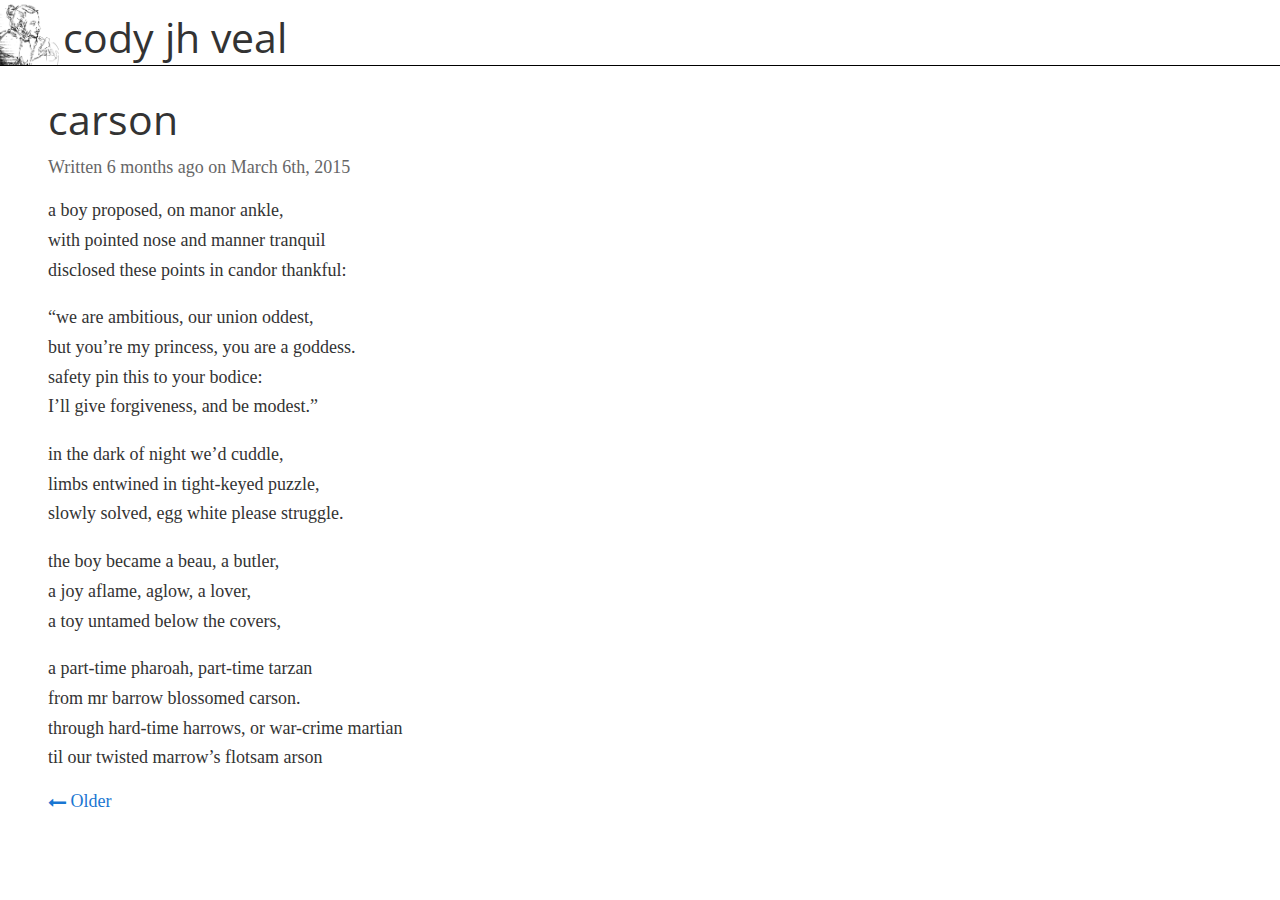
<file: poems/carson/index.html>
<html>
<head>
  <link rel="stylesheet" href="/css/style.css">
  <meta name="viewport" content="width=device-width, initial-scale=1">

  <title>carson | cody jh veal</title>
  <meta name="description" content="A personal website for cody james holliday veal.">

  <meta property="og:type" content="article">
  <meta property="og:title" content="carson">
  <meta property="og:description" content="A personal website for cody james holliday veal.">

  <script type="application/ld+json">
    
      {
        "@context": "http://schema.org",
        "@type" : "Person",
        "name" : "Cody J.H. Veal",
        "url" : "http://www.codyveal.com",
        "sameAs" : [
          "https://www.facebook.com/cody.veal",
          "http://www.linkedin.com/in/codyveal",
          "https://www.github.com/cjhveal"
        ]
      }
    
  </script>


  

  
</head>

<body>

  <header>
  <img class="header-sketch"></img>
  <a class="header-title inverted-link" href="/">cody jh veal</a>
</header>



<div class="container">
  <h2 class="post-title">carson</h2>
  <div class="post-moment">
    Written 6 months ago on March 6th, 2015
  </div>
  <div class="post-body">
    <p>a boy proposed, on manor ankle,<br>with pointed nose and manner tranquil<br>disclosed these points in candor thankful:</p>
<p>&#8220;we are ambitious, our union oddest,<br>but you&#8217;re my princess, you are a goddess.<br>safety pin this to your bodice:<br>I&#8217;ll give forgiveness, and be modest.&#8221;</p>
<p>in the dark of night we&#8217;d cuddle,<br>limbs entwined in tight-keyed puzzle,<br>slowly solved, egg white please struggle.</p>
<p>the boy became a beau, a butler,<br>a joy aflame, aglow, a lover,<br>a toy untamed below the covers,</p>
<p>a part-time pharoah, part-time tarzan<br>from mr barrow blossomed carson.<br>through hard-time harrows, or war-crime martian<br>til our twisted marrow&#8217;s flotsam arson</p>

  </div>
  <div class="post-navigation">
    
    <a class="post-older" href="/poems/neon-lime-green-socks">
      <i class="fa fa-long-arrow-left"></i>
      <span>Older</span>
    </a>
    

    
  </div>
</div>


<script>
  (function(i,s,o,g,r,a,m){i['GoogleAnalyticsObject']=r;i[r]=i[r]||function(){
  (i[r].q=i[r].q||[]).push(arguments)},i[r].l=1*new Date();a=s.createElement(o),
  m=s.getElementsByTagName(o)[0];a.async=1;a.src=g;m.parentNode.insertBefore(a,m)
  })(window,document,'script','//www.google-analytics.com/analytics.js','ga');

  ga('create', 'UA-38382779-1', 'auto');
  ga('send', 'pageview');

</script>
</body>
</html>
</file>
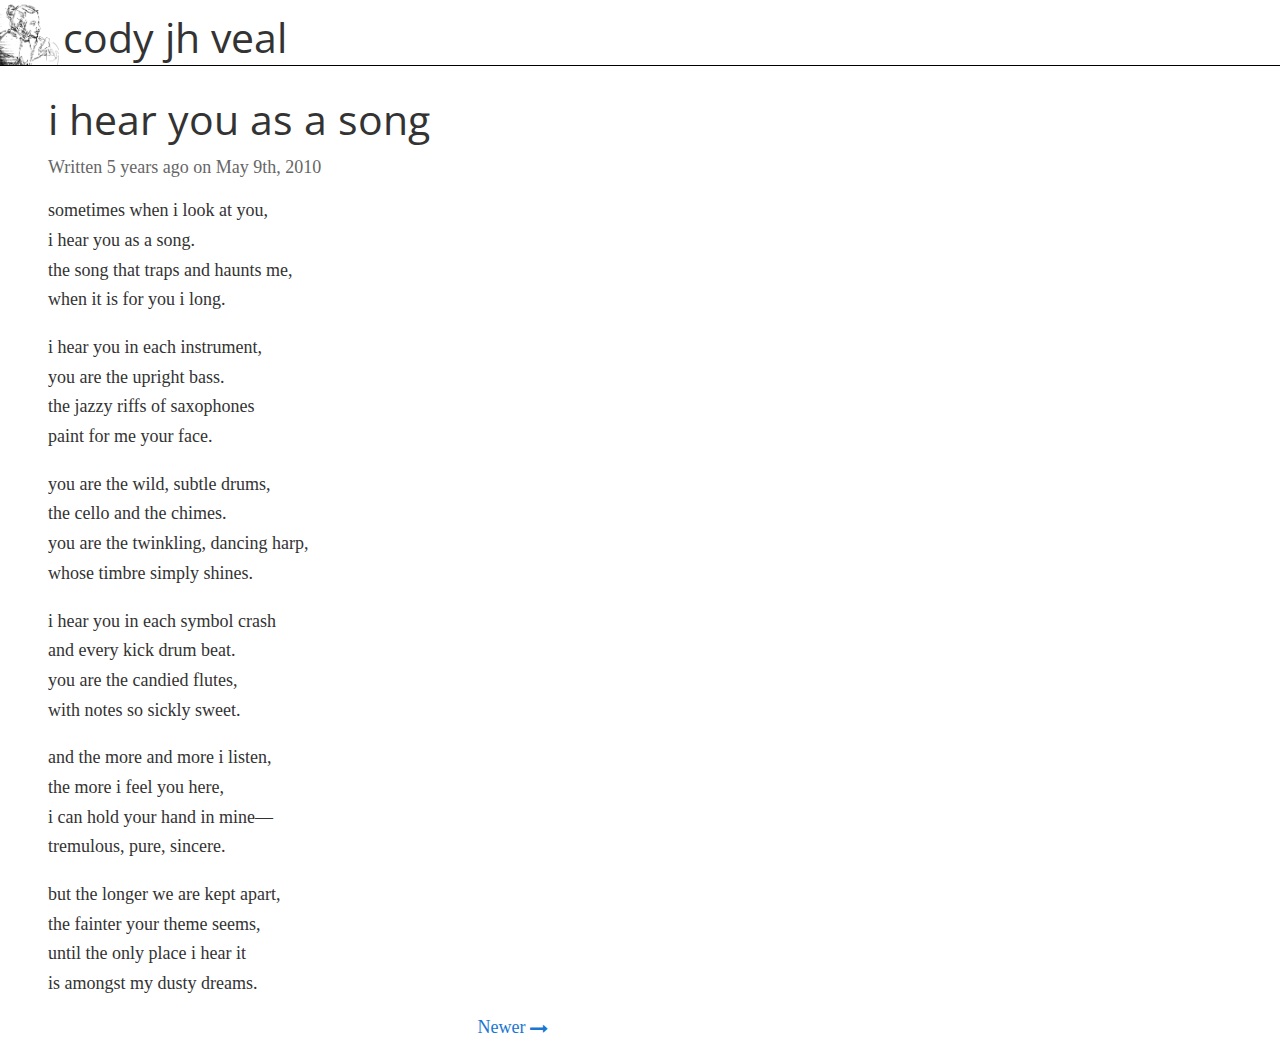
<file: poems/i-hear-you-as-a-song/index.html>
<html>
<head>
  <link rel="stylesheet" href="/css/style.css">
  <meta name="viewport" content="width=device-width, initial-scale=1">

  <title>i hear you as a song | cody jh veal</title>
  <meta name="description" content="A personal website for cody james holliday veal.">

  <meta property="og:type" content="article">
  <meta property="og:title" content="i hear you as a song">
  <meta property="og:description" content="A personal website for cody james holliday veal.">

  <script type="application/ld+json">
    
      {
        "@context": "http://schema.org",
        "@type" : "Person",
        "name" : "Cody J.H. Veal",
        "url" : "http://www.codyveal.com",
        "sameAs" : [
          "https://www.facebook.com/cody.veal",
          "http://www.linkedin.com/in/codyveal",
          "https://www.github.com/cjhveal"
        ]
      }
    
  </script>


  

  
</head>

<body>

  <header>
  <img class="header-sketch"></img>
  <a class="header-title inverted-link" href="/">cody jh veal</a>
</header>



<div class="container">
  <h2 class="post-title">i hear you as a song</h2>
  <div class="post-moment">
    Written 5 years ago on May 9th, 2010
  </div>
  <div class="post-body">
    <p>sometimes when i look at you,<br>i hear you as a song.<br>the song that traps and haunts me,<br>when it is for you i long.</p>
<p>i hear you in each instrument,<br>you are the upright bass.<br>the jazzy riffs of saxophones<br>paint for me your face.</p>
<p>you are the wild, subtle drums,<br>the cello and the chimes.<br>you are the twinkling, dancing harp,<br>whose timbre simply shines.</p>
<p>i hear you in each symbol crash<br>and every kick drum beat.<br>you are the candied flutes,<br>with notes so sickly sweet.</p>
<p>and the more and more i listen,<br>the more i feel you here,<br>i can hold your hand in mine&#8212;<br>tremulous, pure, sincere.</p>
<p>but the longer we are kept apart,<br>the fainter your theme seems,<br>until the only place i hear it<br>is amongst my dusty dreams.</p>

  </div>
  <div class="post-navigation">
    

    
    <a class="post-newer" href="/poems/mellifluous">
      <span>Newer</span>
      <i class="fa fa-long-arrow-right"></i>
    </a>
    
  </div>
</div>


<script>
  (function(i,s,o,g,r,a,m){i['GoogleAnalyticsObject']=r;i[r]=i[r]||function(){
  (i[r].q=i[r].q||[]).push(arguments)},i[r].l=1*new Date();a=s.createElement(o),
  m=s.getElementsByTagName(o)[0];a.async=1;a.src=g;m.parentNode.insertBefore(a,m)
  })(window,document,'script','//www.google-analytics.com/analytics.js','ga');

  ga('create', 'UA-38382779-1', 'auto');
  ga('send', 'pageview');

</script>
</body>
</html>
</file>
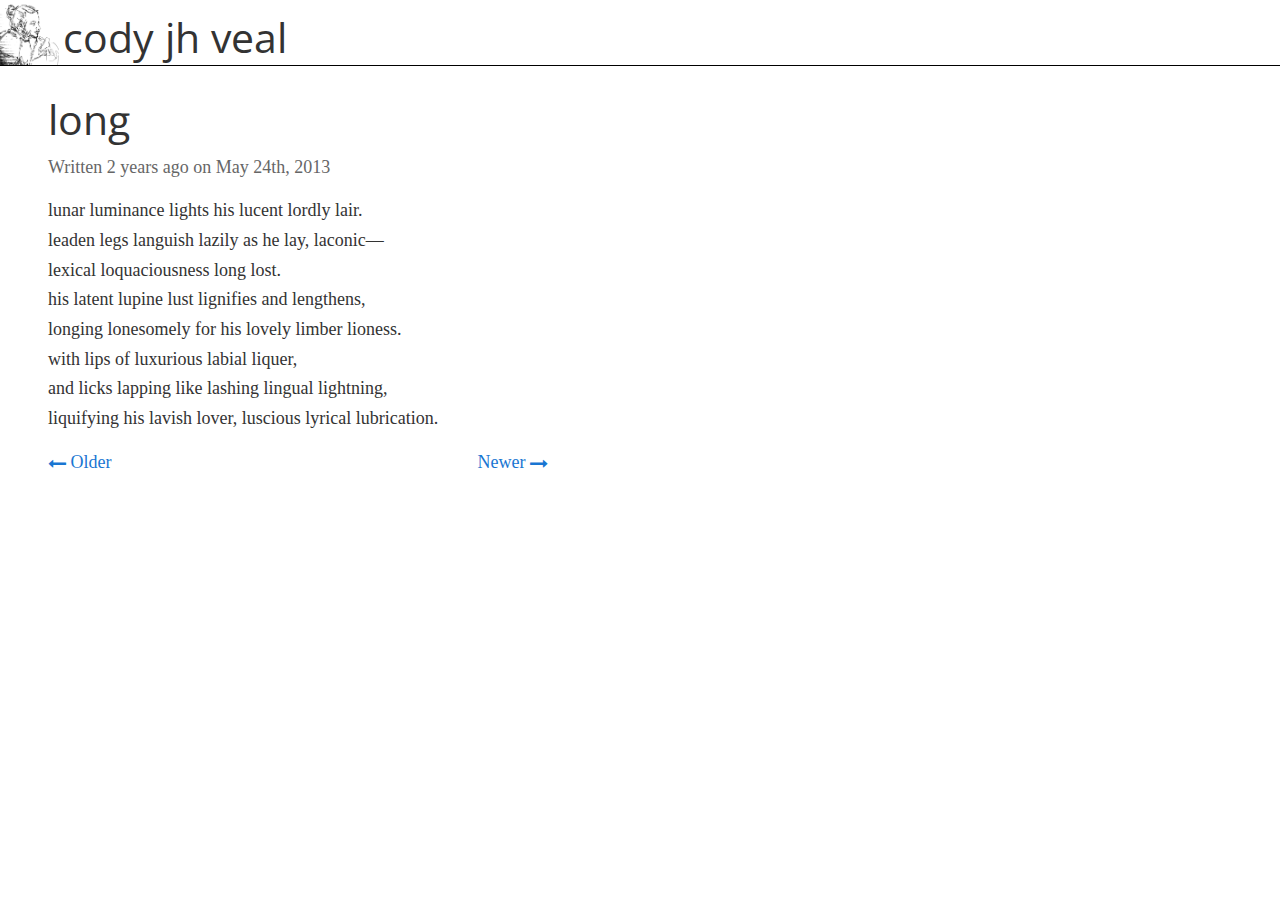
<file: poems/long/index.html>
<html>
<head>
  <link rel="stylesheet" href="/css/style.css">
  <meta name="viewport" content="width=device-width, initial-scale=1">

  <title>long | cody jh veal</title>
  <meta name="description" content="A personal website for cody james holliday veal.">

  <meta property="og:type" content="article">
  <meta property="og:title" content="long">
  <meta property="og:description" content="A personal website for cody james holliday veal.">

  <script type="application/ld+json">
    
      {
        "@context": "http://schema.org",
        "@type" : "Person",
        "name" : "Cody J.H. Veal",
        "url" : "http://www.codyveal.com",
        "sameAs" : [
          "https://www.facebook.com/cody.veal",
          "http://www.linkedin.com/in/codyveal",
          "https://www.github.com/cjhveal"
        ]
      }
    
  </script>


  

  
</head>

<body>

  <header>
  <img class="header-sketch"></img>
  <a class="header-title inverted-link" href="/">cody jh veal</a>
</header>



<div class="container">
  <h2 class="post-title">long</h2>
  <div class="post-moment">
    Written 2 years ago on May 24th, 2013
  </div>
  <div class="post-body">
    <p>lunar luminance lights his lucent lordly lair.<br>leaden legs languish lazily as he lay, laconic&#8212;<br>lexical loquaciousness long lost.<br>his latent lupine lust lignifies and lengthens,<br>longing lonesomely for his lovely limber lioness.<br>with lips of luxurious labial liquer,<br>and licks lapping like lashing lingual lightning,<br>liquifying his lavish lover, luscious lyrical lubrication.</p>

  </div>
  <div class="post-navigation">
    
    <a class="post-older" href="/poems/mellifluous">
      <i class="fa fa-long-arrow-left"></i>
      <span>Older</span>
    </a>
    

    
    <a class="post-newer" href="/poems/neon-lime-green-socks">
      <span>Newer</span>
      <i class="fa fa-long-arrow-right"></i>
    </a>
    
  </div>
</div>


<script>
  (function(i,s,o,g,r,a,m){i['GoogleAnalyticsObject']=r;i[r]=i[r]||function(){
  (i[r].q=i[r].q||[]).push(arguments)},i[r].l=1*new Date();a=s.createElement(o),
  m=s.getElementsByTagName(o)[0];a.async=1;a.src=g;m.parentNode.insertBefore(a,m)
  })(window,document,'script','//www.google-analytics.com/analytics.js','ga');

  ga('create', 'UA-38382779-1', 'auto');
  ga('send', 'pageview');

</script>
</body>
</html>
</file>
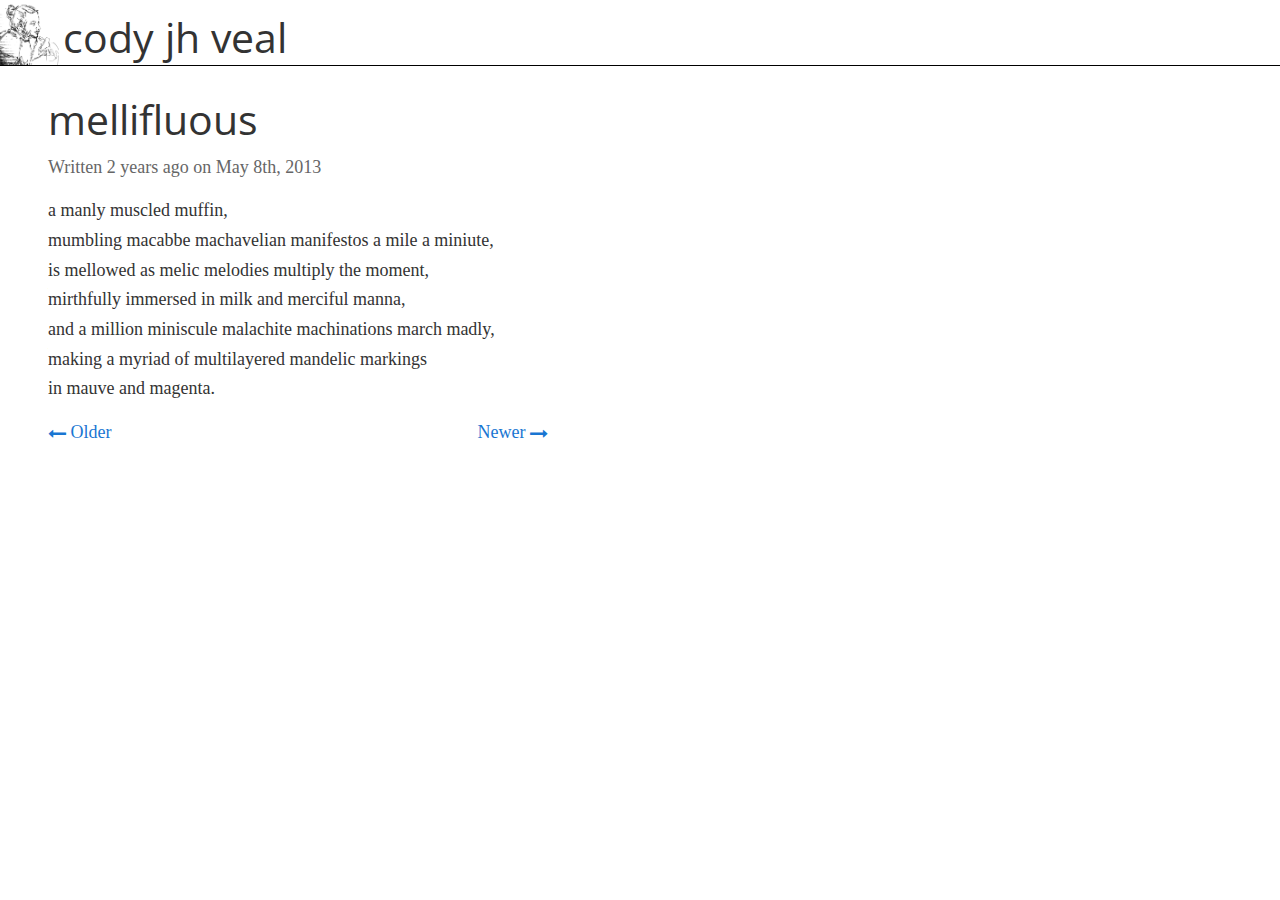
<file: poems/mellifluous/index.html>
<html>
<head>
  <link rel="stylesheet" href="/css/style.css">
  <meta name="viewport" content="width=device-width, initial-scale=1">

  <title>mellifluous | cody jh veal</title>
  <meta name="description" content="A personal website for cody james holliday veal.">

  <meta property="og:type" content="article">
  <meta property="og:title" content="mellifluous">
  <meta property="og:description" content="A personal website for cody james holliday veal.">

  <script type="application/ld+json">
    
      {
        "@context": "http://schema.org",
        "@type" : "Person",
        "name" : "Cody J.H. Veal",
        "url" : "http://www.codyveal.com",
        "sameAs" : [
          "https://www.facebook.com/cody.veal",
          "http://www.linkedin.com/in/codyveal",
          "https://www.github.com/cjhveal"
        ]
      }
    
  </script>


  

  
</head>

<body>

  <header>
  <img class="header-sketch"></img>
  <a class="header-title inverted-link" href="/">cody jh veal</a>
</header>



<div class="container">
  <h2 class="post-title">mellifluous</h2>
  <div class="post-moment">
    Written 2 years ago on May 8th, 2013
  </div>
  <div class="post-body">
    <p>a manly muscled muffin,<br>mumbling macabbe machavelian manifestos a mile a miniute,<br>is mellowed as melic melodies multiply the moment,<br>mirthfully immersed in milk and merciful manna,<br>and a million miniscule malachite machinations march madly,<br>making a myriad of multilayered mandelic markings<br>in mauve and magenta.</p>

  </div>
  <div class="post-navigation">
    
    <a class="post-older" href="/poems/i-hear-you-as-a-song">
      <i class="fa fa-long-arrow-left"></i>
      <span>Older</span>
    </a>
    

    
    <a class="post-newer" href="/poems/long">
      <span>Newer</span>
      <i class="fa fa-long-arrow-right"></i>
    </a>
    
  </div>
</div>


<script>
  (function(i,s,o,g,r,a,m){i['GoogleAnalyticsObject']=r;i[r]=i[r]||function(){
  (i[r].q=i[r].q||[]).push(arguments)},i[r].l=1*new Date();a=s.createElement(o),
  m=s.getElementsByTagName(o)[0];a.async=1;a.src=g;m.parentNode.insertBefore(a,m)
  })(window,document,'script','//www.google-analytics.com/analytics.js','ga');

  ga('create', 'UA-38382779-1', 'auto');
  ga('send', 'pageview');

</script>
</body>
</html>
</file>
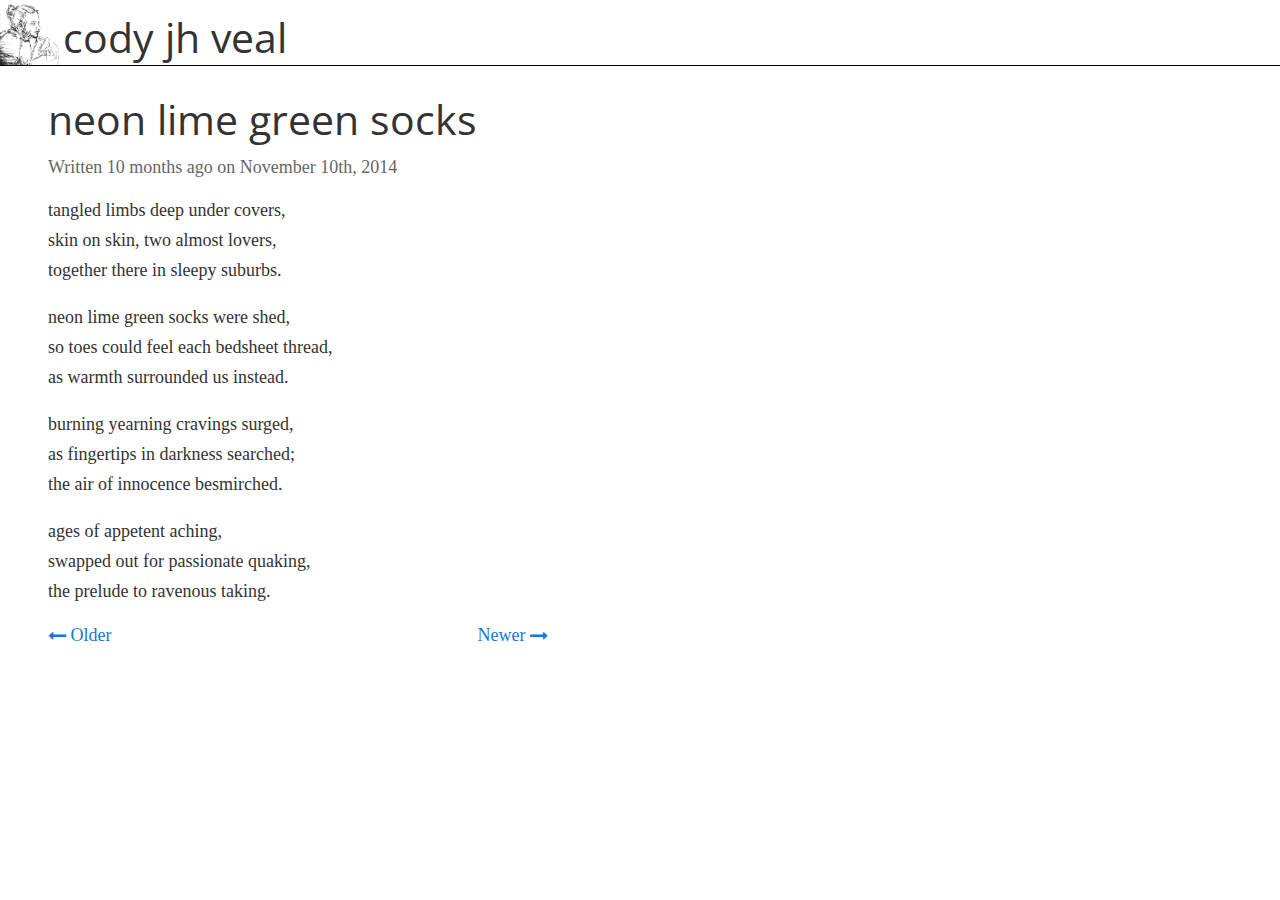
<file: poems/neon-lime-green-socks/index.html>
<html>
<head>
  <link rel="stylesheet" href="/css/style.css">
  <meta name="viewport" content="width=device-width, initial-scale=1">

  <title>neon lime green socks | cody jh veal</title>
  <meta name="description" content="A personal website for cody james holliday veal.">

  <meta property="og:type" content="article">
  <meta property="og:title" content="neon lime green socks">
  <meta property="og:description" content="A personal website for cody james holliday veal.">

  <script type="application/ld+json">
    
      {
        "@context": "http://schema.org",
        "@type" : "Person",
        "name" : "Cody J.H. Veal",
        "url" : "http://www.codyveal.com",
        "sameAs" : [
          "https://www.facebook.com/cody.veal",
          "http://www.linkedin.com/in/codyveal",
          "https://www.github.com/cjhveal"
        ]
      }
    
  </script>


  

  
</head>

<body>

  <header>
  <img class="header-sketch"></img>
  <a class="header-title inverted-link" href="/">cody jh veal</a>
</header>



<div class="container">
  <h2 class="post-title">neon lime green socks</h2>
  <div class="post-moment">
    Written 10 months ago on November 10th, 2014
  </div>
  <div class="post-body">
    <p>tangled limbs deep under covers,<br>skin on skin, two almost lovers,<br>together there in sleepy suburbs.</p>
<p>neon lime green socks were shed,<br>so toes could feel each bedsheet thread,<br>as warmth surrounded us instead.</p>
<p>burning yearning cravings surged,<br>as fingertips in darkness searched;<br>the air of innocence besmirched.</p>
<p>ages of appetent aching,<br>swapped out for passionate quaking,<br>the prelude to ravenous taking.</p>

  </div>
  <div class="post-navigation">
    
    <a class="post-older" href="/poems/long">
      <i class="fa fa-long-arrow-left"></i>
      <span>Older</span>
    </a>
    

    
    <a class="post-newer" href="/poems/carson">
      <span>Newer</span>
      <i class="fa fa-long-arrow-right"></i>
    </a>
    
  </div>
</div>


<script>
  (function(i,s,o,g,r,a,m){i['GoogleAnalyticsObject']=r;i[r]=i[r]||function(){
  (i[r].q=i[r].q||[]).push(arguments)},i[r].l=1*new Date();a=s.createElement(o),
  m=s.getElementsByTagName(o)[0];a.async=1;a.src=g;m.parentNode.insertBefore(a,m)
  })(window,document,'script','//www.google-analytics.com/analytics.js','ga');

  ga('create', 'UA-38382779-1', 'auto');
  ga('send', 'pageview');

</script>
</body>
</html>
</file>
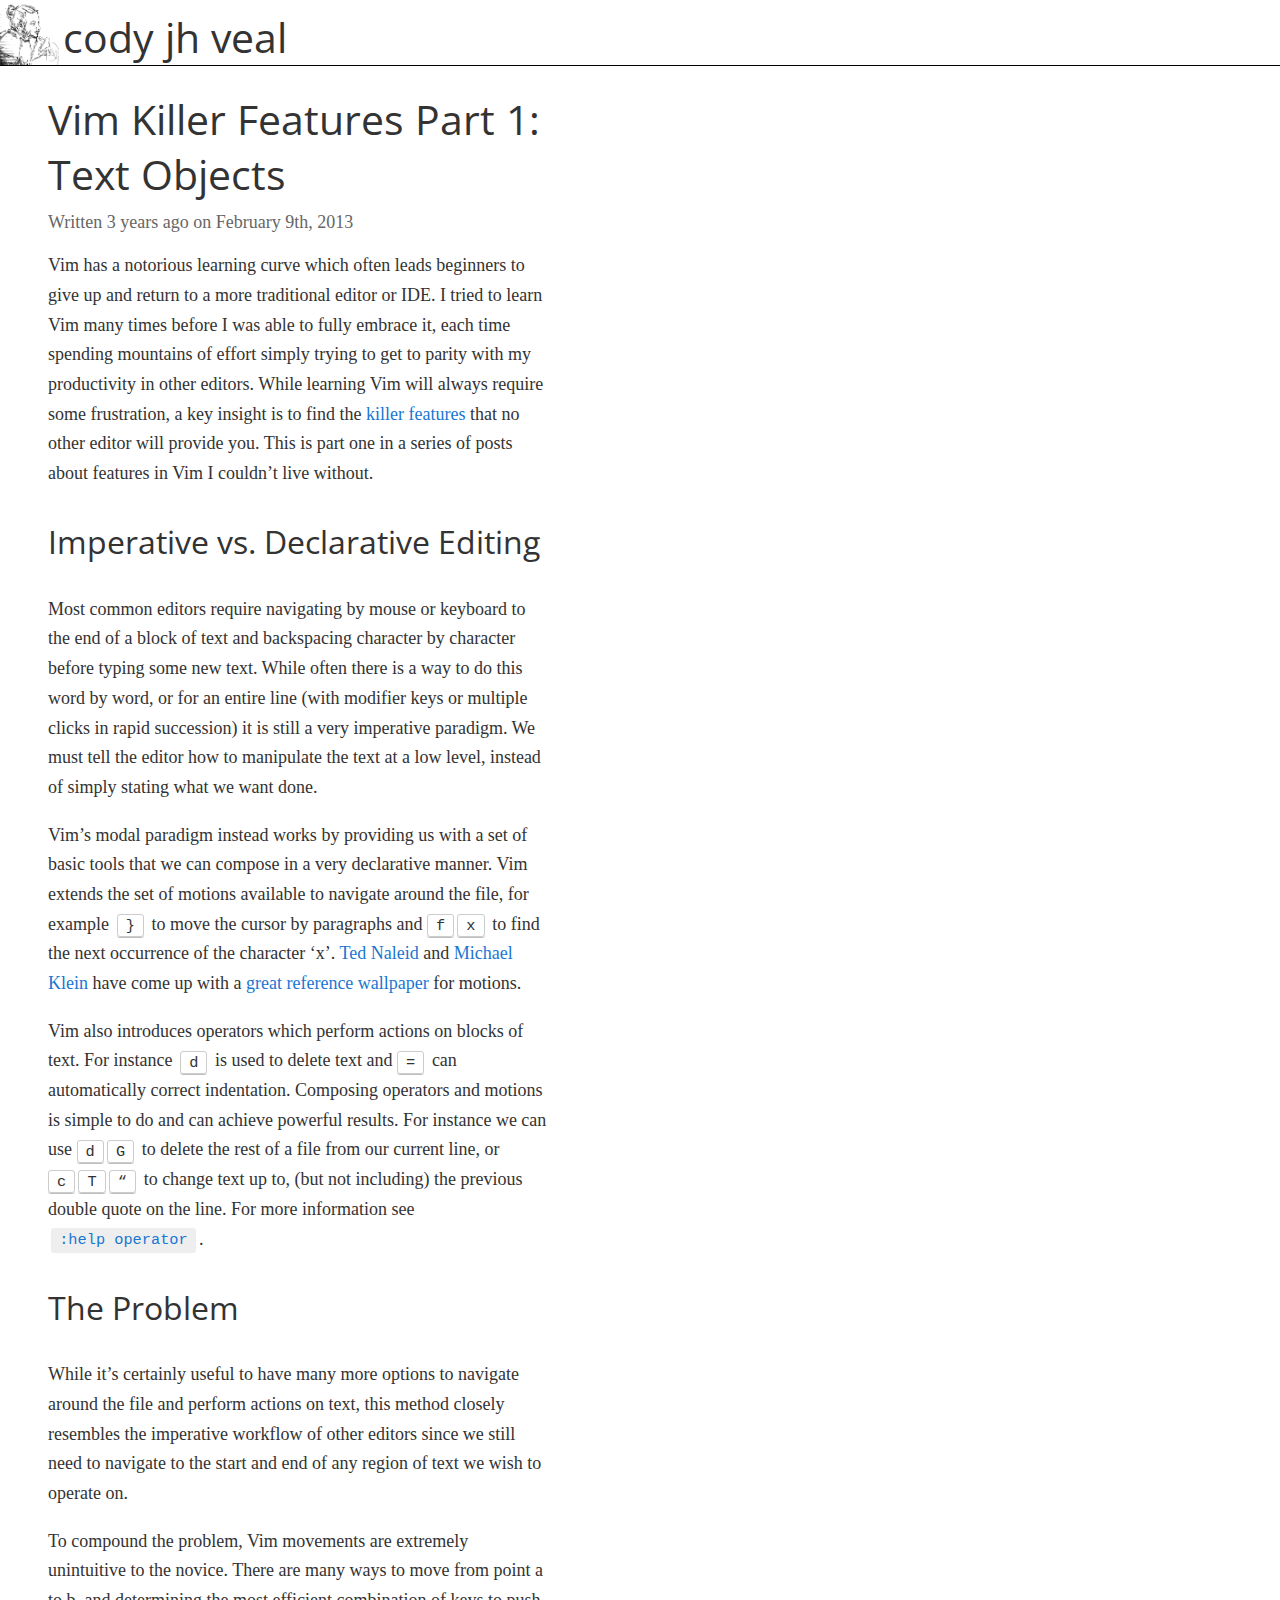
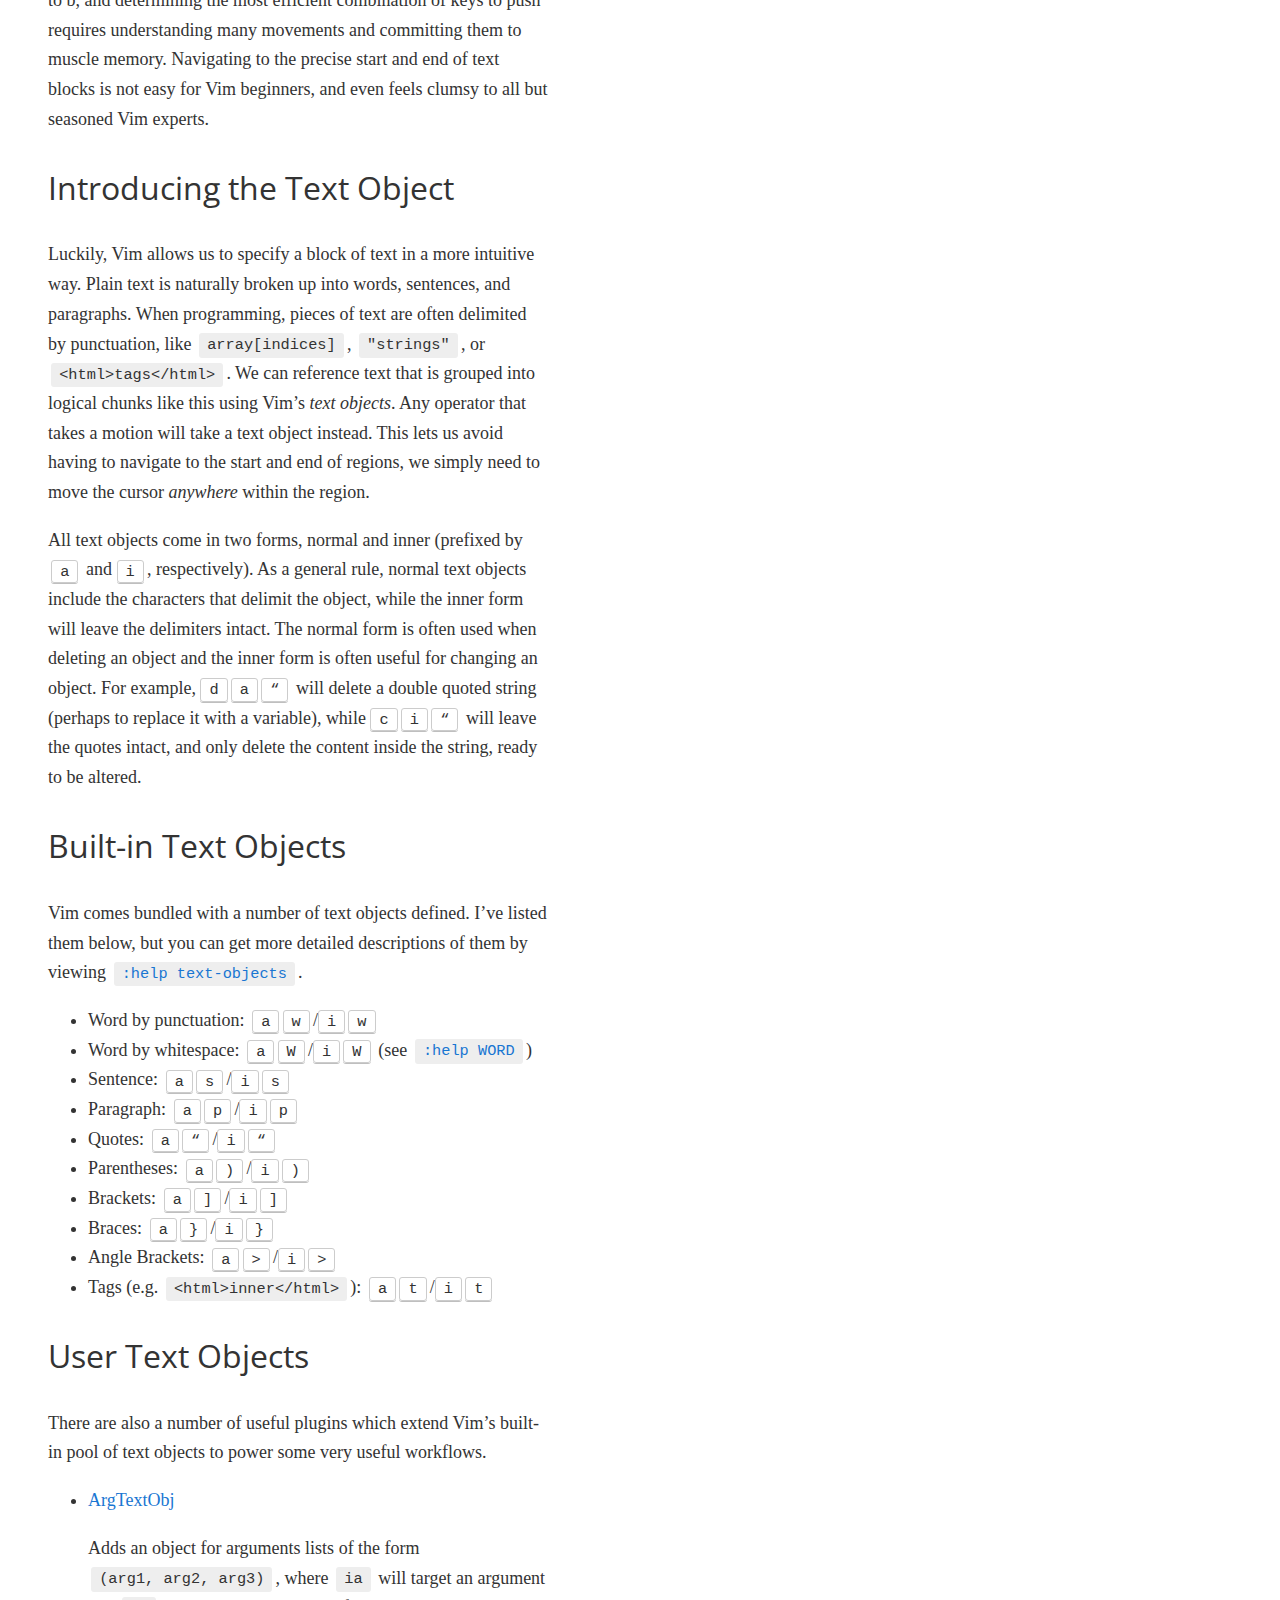
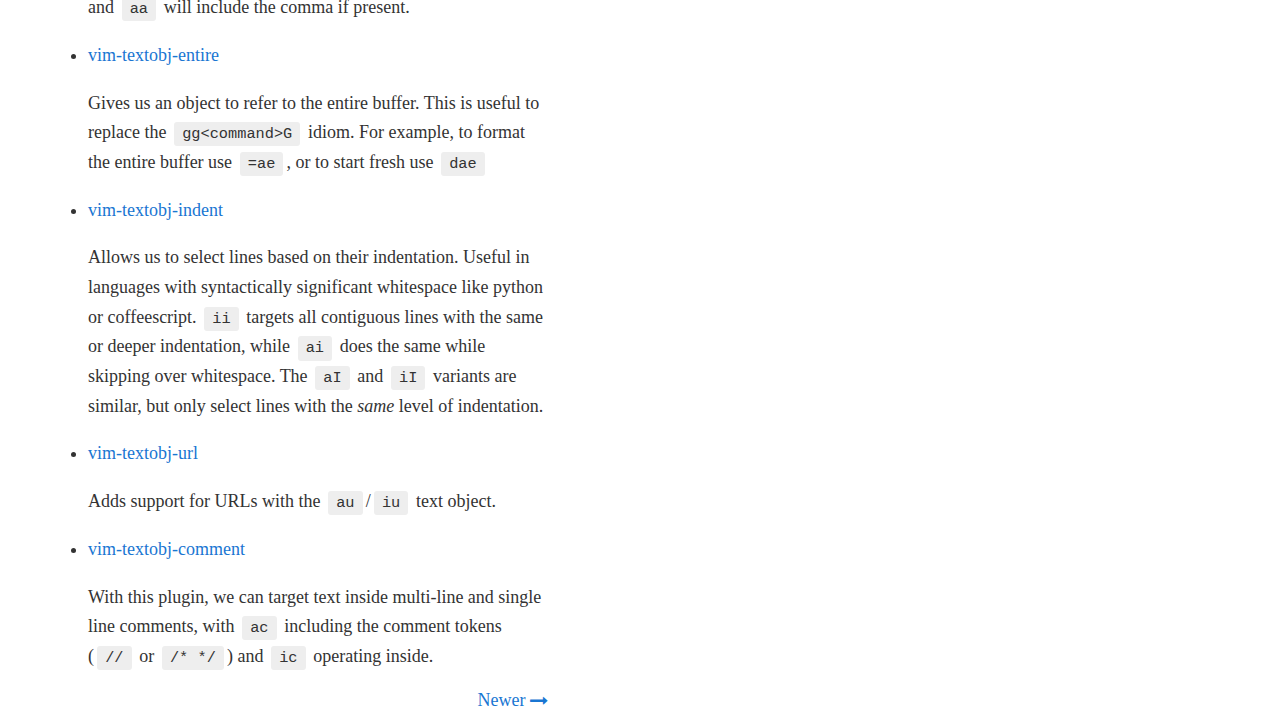
<file: posts/vim-killer-features-part-1-text-objects/index.html>
<html>
<head>
  <link rel="stylesheet" href="/css/style.css">
  <meta name="viewport" content="width=device-width, initial-scale=1">

  <title>Vim Killer Features Part 1: Text Objects | cody jh veal</title>
  <meta name="description" content="Efficiently and naturally describing groups of text, shifting our focus from low-level navigation to semantically describing actions. First in a series on the Vim superpowers I couldn&#39;t live without.">

  <meta property="og:type" content="article">
  <meta property="og:title" content="Vim Killer Features Part 1: Text Objects">
  <meta property="og:description" content="Efficiently and naturally describing groups of text, shifting our focus from low-level navigation to semantically describing actions. First in a series on the Vim superpowers I couldn&#39;t live without.">

  <script type="application/ld+json">
    
      {
        "@context": "http://schema.org",
        "@type" : "Person",
        "name" : "Cody J.H. Veal",
        "url" : "http://www.codyveal.com",
        "sameAs" : [
          "https://www.facebook.com/cody.veal",
          "http://www.linkedin.com/in/codyveal",
          "https://www.github.com/cjhveal"
        ]
      }
    
  </script>


  

  
</head>

<body>

  <header>
  <img class="header-sketch"></img>
  <a class="header-title inverted-link" href="/">cody jh veal</a>
</header>



<div class="container">
  <h2 class="post-title">Vim Killer Features Part 1: Text Objects</h2>
  <div class="post-moment">
    Written 3 years ago on February 9th, 2013
  </div>
  <div class="post-body">
    <p>Vim has a notorious learning curve which often leads beginners to give up and
return to a more traditional editor or IDE. I tried to learn Vim many times
before I was able to fully embrace it, each time spending mountains of effort
simply trying to get to parity with my productivity in other editors. While
learning Vim will always require some frustration, a key insight is to find the
<a href="https://en.wikipedia.org/wiki/Killer_feature">killer features</a> that no other
editor will provide you. This is part one in a series of posts about features
in Vim I couldn&#8217;t live without.</p>
<h3 id="imperative-vs-declarative-editing">Imperative vs. Declarative Editing</h3>
<p>Most common editors require navigating by mouse or keyboard to the end of a
block of text and backspacing character by character before typing some new
text.  While often there is a way to do this word by word, or for an entire line
(with modifier keys or multiple clicks in rapid succession) it is still a very
imperative paradigm. We must tell the editor how to manipulate the text at a low
level, instead of simply stating what we want done.</p>
<p>Vim&#8217;s modal paradigm instead works by providing us with a set of basic tools
that we can compose in a very declarative manner. Vim extends the set of
motions available to navigate around the file, for example <kbd>}</kbd> to move
the cursor by paragraphs and <kbd>f</kbd><kbd>x</kbd> to find the next
occurrence of the character &#8216;x&#8217;. <a href="http://naleid.com/">Ted Naleid</a> and <a href="https://github.com/LevelbossMike">Michael Klein</a>
have come up with a <a href="https://github.com/LevelbossMike/vim_shortcut_wallpaper">great reference wallpaper</a> for motions.</p>
<p>Vim also introduces operators which perform actions on blocks of text. For
instance <kbd>d</kbd> is used to delete text and <kbd>=</kbd> can automatically
correct indentation.  Composing operators and motions is simple to do and can
achieve powerful results.  For instance we can use <kbd>d</kbd><kbd>G</kbd> to
delete the rest of a file from our current line, or
<kbd>c</kbd><kbd>T</kbd><kbd>&#8220;</kbd> to change text up to, (but not including)
the previous double quote on the line. For more information see <a href="http://vimdoc.sourceforge.net/htmldoc/motion.html#operator"><code>:help
operator</code></a>.</p>
<h3 id="the-problem">The Problem</h3>
<p>While it&#8217;s certainly useful to have many more options to navigate around the
file and perform actions on text, this method closely resembles the imperative
workflow of other editors since we still need to navigate to the start and end
of any region of text we wish to operate on.</p>
<p>To compound the problem, Vim movements are extremely unintuitive to the novice.
There are many ways to move from point a to b, and determining the most
efficient combination of keys to push requires understanding many movements and
committing them to muscle memory. Navigating to the precise start and end of text
blocks is not easy for Vim beginners, and even feels clumsy to all but seasoned
Vim experts.</p>
<h3 id="introducing-the-text-object">Introducing the Text Object</h3>
<p>Luckily, Vim allows us to specify a block of text in a more intuitive way. Plain
text is naturally broken up into words, sentences, and paragraphs. When
programming, pieces of text are often delimited by punctuation, like
<code>array[indices]</code>, <code>&quot;strings&quot;</code>, or <code>&lt;html&gt;tags&lt;/html&gt;</code>. We can reference text
that is grouped into logical chunks like this using Vim&#8217;s <em>text objects</em>. Any
operator that takes a motion will take a text object instead. This lets us avoid
having to navigate to the start and end of regions, we simply need to move the
cursor <em>anywhere</em> within the region.</p>
<p>All text objects come in two forms, normal and inner (prefixed by <kbd>a</kbd>
and <kbd>i</kbd>, respectively). As a general rule, normal text objects include
the characters that delimit the object, while the inner form will leave the
delimiters intact.  The normal form is often used when deleting an object and
the inner form is often useful for changing an object. For example,
<kbd>d</kbd><kbd>a</kbd><kbd>&#8220;</kbd> will delete a double quoted string
(perhaps to replace it with a variable), while
<kbd>c</kbd><kbd>i</kbd><kbd>&#8220;</kbd> will leave the quotes intact, and only
delete the content inside the string, ready to be altered.</p>
<h3 id="built-in-text-objects">Built-in Text Objects</h3>
<p>Vim comes bundled with a number of text objects defined. I&#8217;ve listed them below,
but you can get more detailed descriptions of them by viewing <a href="http://vimdoc.sourceforge.net/htmldoc/motion.html#text-objects"><code>:help text-objects</code></a>.</p>
<ul>
<li>Word by punctuation: <kbd>a</kbd><kbd>w</kbd>/<kbd>i</kbd><kbd>w</kbd></li>
<li>Word by whitespace: <kbd>a</kbd><kbd>W</kbd>/<kbd>i</kbd><kbd>W</kbd> (see <a href="http://vimdoc.sourceforge.net/htmldoc/motion.html#WORD"><code>:help WORD</code></a>)</li>
<li>Sentence: <kbd>a</kbd><kbd>s</kbd>/<kbd>i</kbd><kbd>s</kbd></li>
<li>Paragraph: <kbd>a</kbd><kbd>p</kbd>/<kbd>i</kbd><kbd>p</kbd></li>
<li>Quotes: <kbd>a</kbd><kbd>&#8220;</kbd>/<kbd>i</kbd><kbd>&#8220;</kbd></li>
<li>Parentheses: <kbd>a</kbd><kbd>)</kbd>/<kbd>i</kbd><kbd>)</kbd></li>
<li>Brackets: <kbd>a</kbd><kbd>]</kbd>/<kbd>i</kbd><kbd>]</kbd></li>
<li>Braces: <kbd>a</kbd><kbd>}</kbd>/<kbd>i</kbd><kbd>}</kbd></li>
<li>Angle Brackets: <kbd>a</kbd><kbd>></kbd>/<kbd>i</kbd><kbd>></kbd></li>
<li>Tags (e.g. <code>&lt;html&gt;inner&lt;/html&gt;</code>): <kbd>a</kbd><kbd>t</kbd>/<kbd>i</kbd><kbd>t</kbd></li>
</ul>
<h3 id="user-text-objects">User Text Objects</h3>
<p>There are also a number of useful plugins which extend Vim&#8217;s built-in pool of
text objects to power some very useful workflows.</p>
<ul>
<li><p><a href="https://github.com/vim-scripts/argtextobj.vim">ArgTextObj</a></p>
<p>Adds an object for arguments lists of the form <code>(arg1, arg2, arg3)</code>,
where <code>ia</code> will target an argument and <code>aa</code> will include the comma if
present.</p>
</li>
<li><p><a href="https://github.com/kana/vim-textobj-entire">vim-textobj-entire</a></p>
<p>Gives us an object to refer to the entire buffer. This is useful to
replace the <code>gg&lt;command&gt;G</code> idiom. For example, to format the entire buffer
use <code>=ae</code>, or to start fresh use <code>dae</code></p>
</li>
<li><p><a href="http://www.vim.org/scripts/script.php?script_id=2484">vim-textobj-indent</a></p>
<p>Allows us to select lines based on their indentation. Useful in languages
with syntactically significant whitespace like python or coffeescript.
<code>ii</code> targets all contiguous lines with the same or deeper indentation, while <code>ai</code> does the
same while skipping over whitespace. The <code>aI</code> and <code>iI</code> variants are similar,
but only select lines with the <em>same</em> level of indentation.</p>
</li>
<li><p><a href="https://github.com/mattn/vim-textobj-url">vim-textobj-url</a></p>
<p>Adds support for URLs with the <code>au</code>/<code>iu</code> text object.</p>
</li>
<li><p><a href="https://github.com/thinca/vim-textobj-comment">vim-textobj-comment</a></p>
<p>With this plugin, we can target text inside multi-line and single line
comments, with <code>ac</code> including the comment tokens (<code>//</code> or <code>/* */</code>) and <code>ic</code>
operating inside.</p>
</li>
</ul>

  </div>
  <div class="post-navigation">
    

    
    <a class="post-newer" href="/posts/vim-killer-features-part-2-file-navigation">
      <span>Newer</span>
      <i class="fa fa-long-arrow-right"></i>
    </a>
    
  </div>
</div>


<script>
  (function(i,s,o,g,r,a,m){i['GoogleAnalyticsObject']=r;i[r]=i[r]||function(){
  (i[r].q=i[r].q||[]).push(arguments)},i[r].l=1*new Date();a=s.createElement(o),
  m=s.getElementsByTagName(o)[0];a.async=1;a.src=g;m.parentNode.insertBefore(a,m)
  })(window,document,'script','//www.google-analytics.com/analytics.js','ga');

  ga('create', 'UA-38382779-1', 'auto');
  ga('send', 'pageview');

</script>
</body>
</html>
</file>
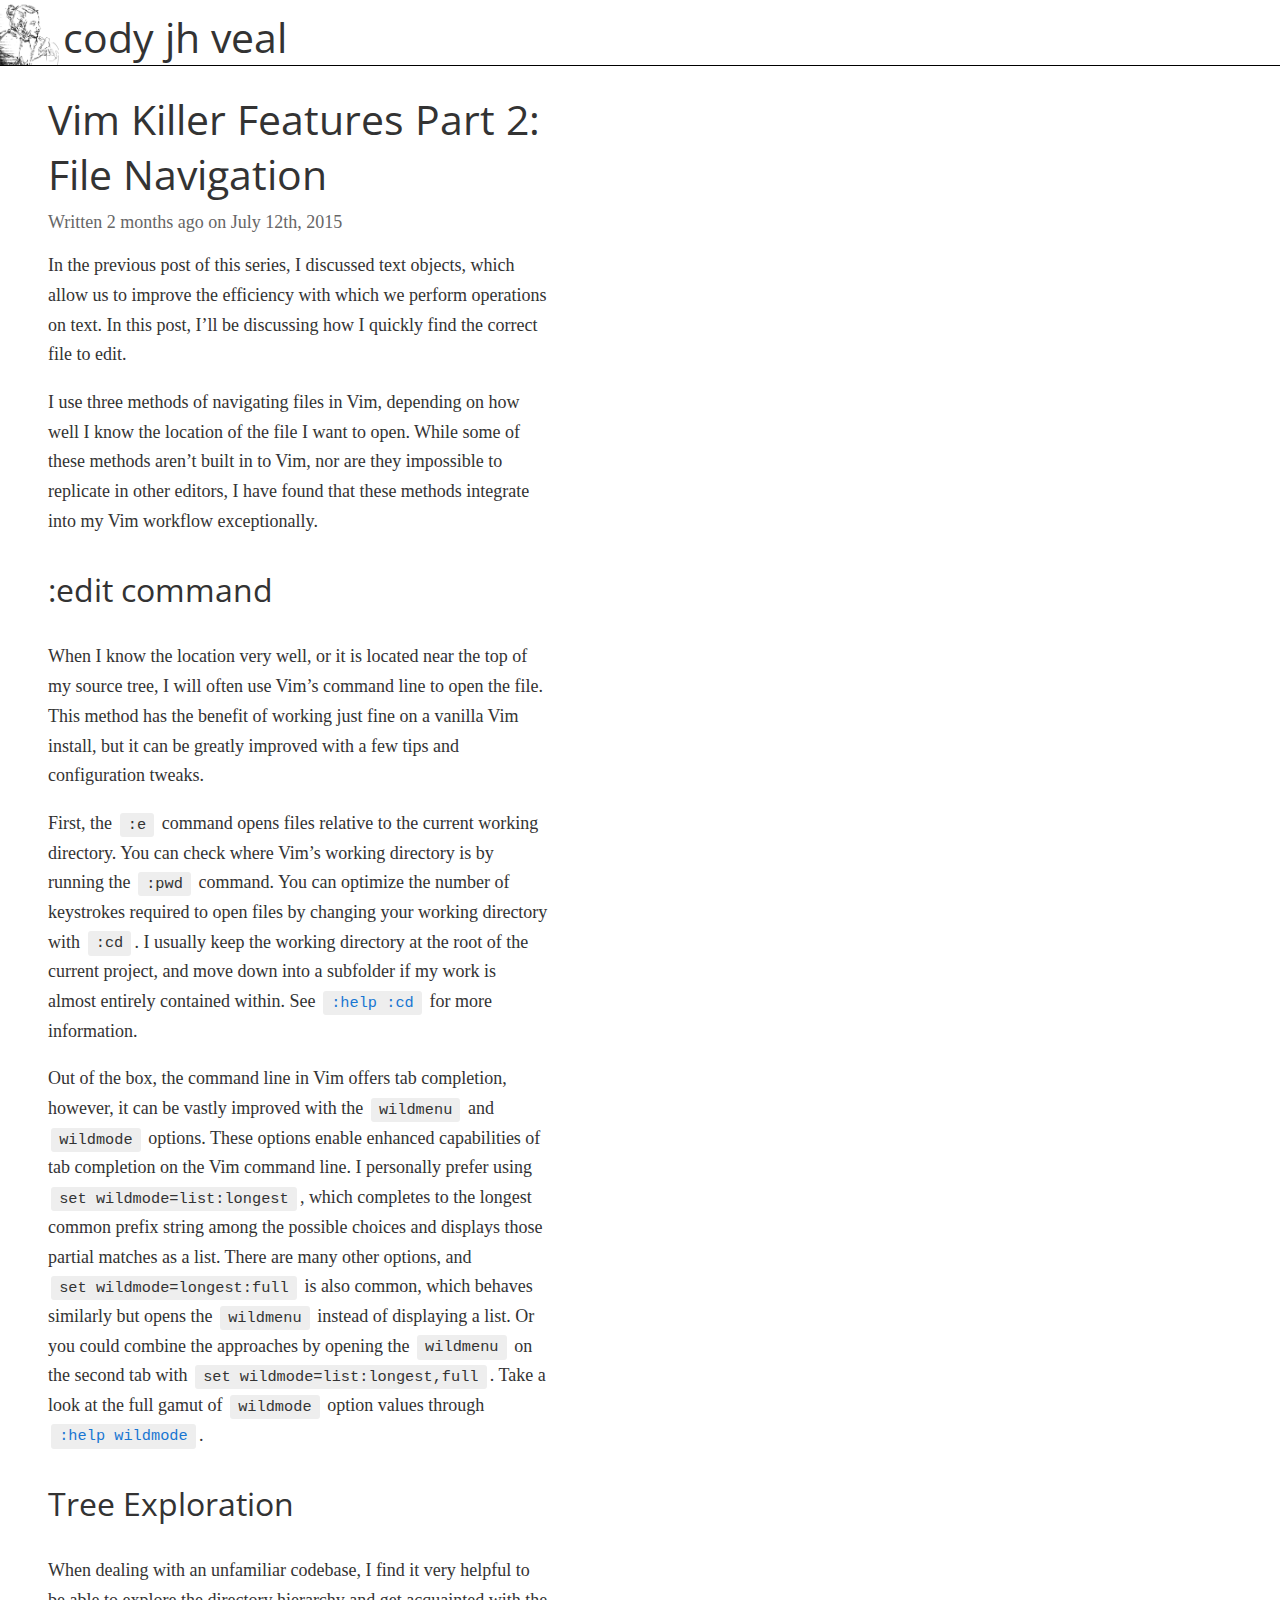
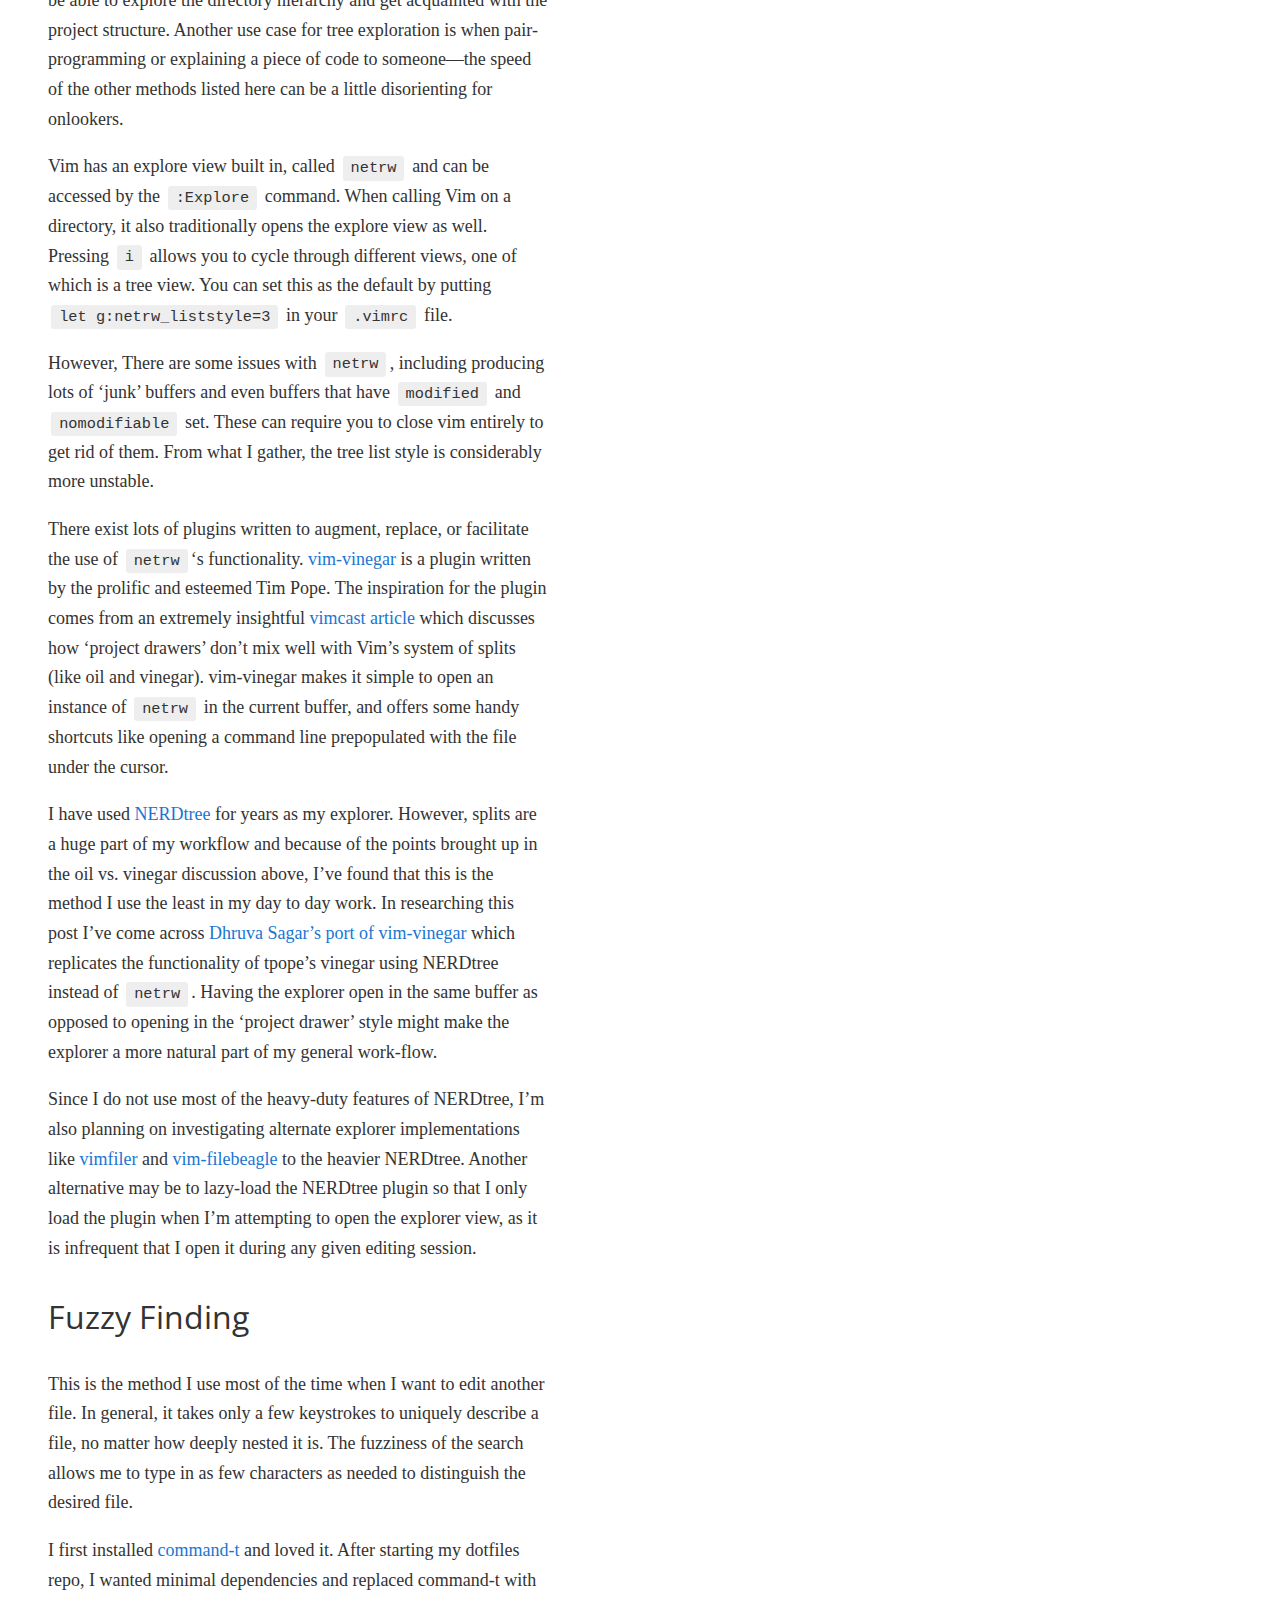
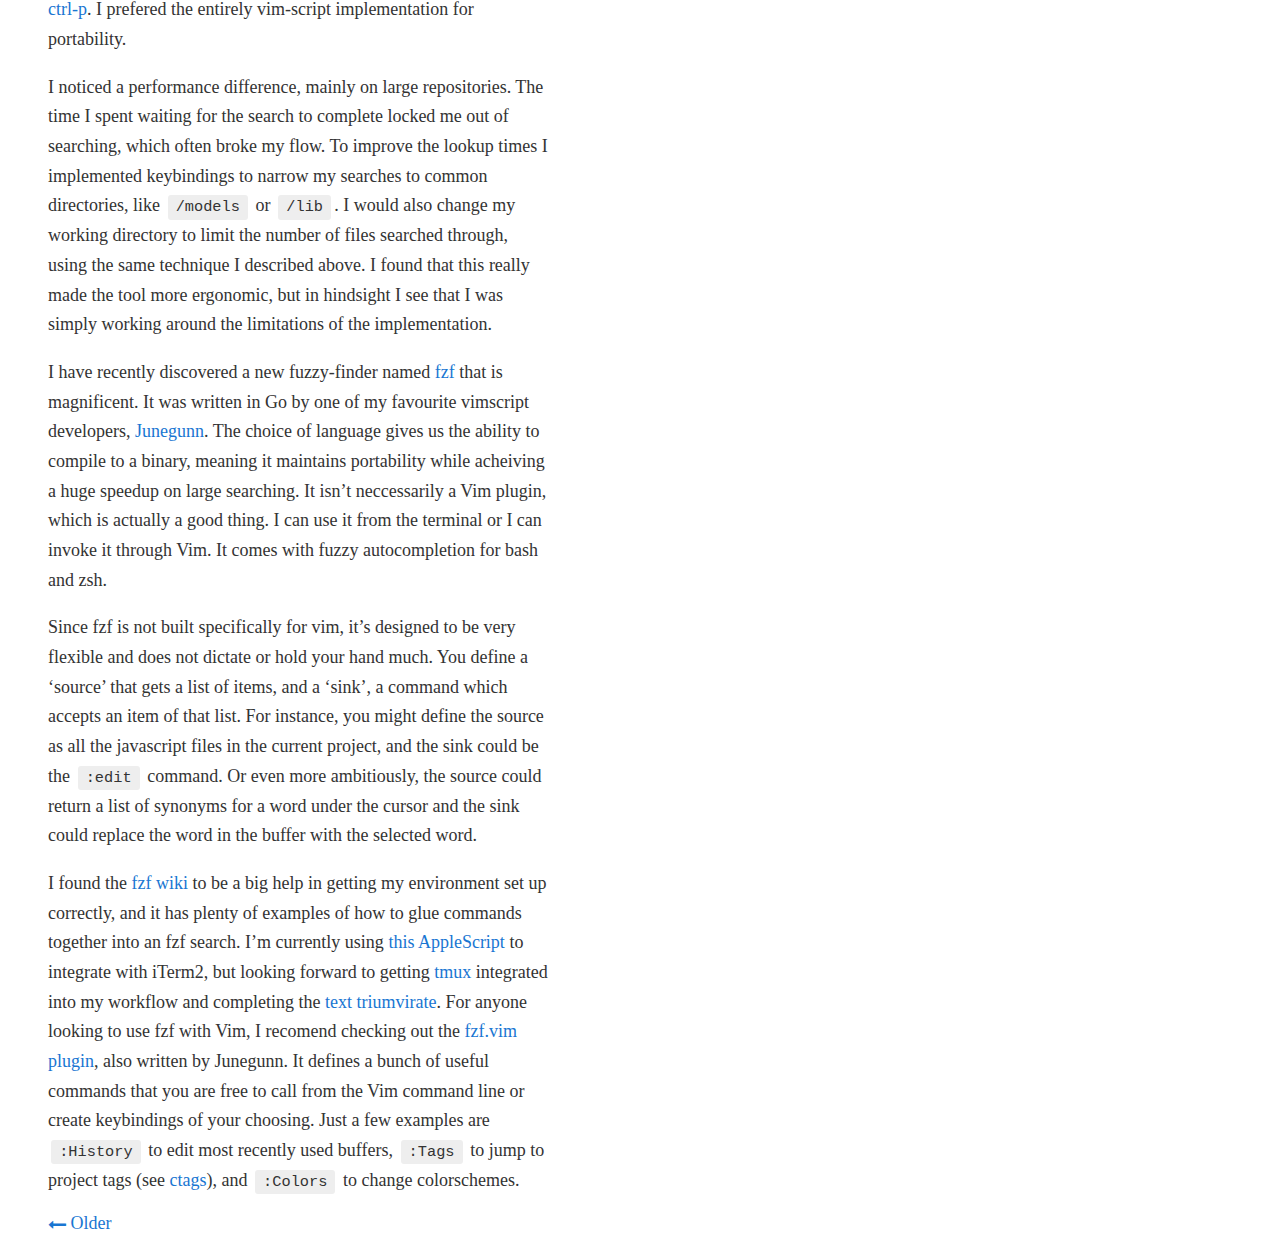
<file: posts/vim-killer-features-part-2-file-navigation/index.html>
<html>
<head>
  <link rel="stylesheet" href="/css/style.css">
  <meta name="viewport" content="width=device-width, initial-scale=1">

  <title>Vim Killer Features Part 2: File Navigation | cody jh veal</title>
  <meta name="description" content="Three methods for efficiently finding files in Vim, reducing the time to first edit and preserving flow when opening new files. Part two of a series on game-changing workflows enabled by Vim.">

  <meta property="og:type" content="article">
  <meta property="og:title" content="Vim Killer Features Part 2: File Navigation">
  <meta property="og:description" content="Three methods for efficiently finding files in Vim, reducing the time to first edit and preserving flow when opening new files. Part two of a series on game-changing workflows enabled by Vim.">

  <script type="application/ld+json">
    
      {
        "@context": "http://schema.org",
        "@type" : "Person",
        "name" : "Cody J.H. Veal",
        "url" : "http://www.codyveal.com",
        "sameAs" : [
          "https://www.facebook.com/cody.veal",
          "http://www.linkedin.com/in/codyveal",
          "https://www.github.com/cjhveal"
        ]
      }
    
  </script>


  

  
</head>

<body>

  <header>
  <img class="header-sketch"></img>
  <a class="header-title inverted-link" href="/">cody jh veal</a>
</header>



<div class="container">
  <h2 class="post-title">Vim Killer Features Part 2: File Navigation</h2>
  <div class="post-moment">
    Written 2 months ago on July 12th, 2015
  </div>
  <div class="post-body">
    <p>In the previous post of this series, I discussed text objects, which allow us to
improve the efficiency with which we perform operations on text. In this post,
I&#8217;ll be discussing how I quickly find the correct file to edit.</p>
<p>I use three methods of navigating files in Vim, depending on how well I know the
location of the file I want to open. While some of these methods aren&#8217;t built in
to Vim, nor are they impossible to replicate in other editors, I have found that
these methods integrate into my Vim workflow exceptionally.</p>
<h3 id="-edit-command">:edit command</h3>
<p>When I know the location very well, or it is located near the top of my source
tree, I will often use Vim&#8217;s command line to open the file. This method has the
benefit of working just fine on a vanilla Vim install, but it can be greatly
improved with a few tips and configuration tweaks.</p>
<p>First, the <code>:e</code> command opens files relative to the current working directory.
You can check where Vim&#8217;s working directory is by running the <code>:pwd</code> command.
You can optimize the number of keystrokes required to open files by changing
your working directory with <code>:cd</code>.  I usually keep the working directory at the
root of the current project, and move down into a subfolder if
my work is almost entirely contained within. See <a href="http://vimdoc.sourceforge.net/htmldoc/editing.html#:cd"><code>:help :cd</code></a>
for more information.</p>
<p>Out of the box, the command line in Vim offers tab completion, however, it can
be vastly improved with the <code>wildmenu</code> and <code>wildmode</code> options. These options
enable enhanced capabilities of tab completion on the Vim command line. I
personally prefer using <code>set wildmode=list:longest</code>, which completes to the
longest common prefix string among the possible choices and displays those partial matches as a
list. There are many other options, and <code>set wildmode=longest:full</code> is also
common, which behaves similarly but opens the <code>wildmenu</code> instead of displaying a
list. Or you could combine the approaches by opening the <code>wildmenu</code> on the
second tab with <code>set wildmode=list:longest,full</code>. Take a look at the full gamut
of <code>wildmode</code> option values through <a href="http://vimdoc.sourceforge.net/htmldoc/options.html#&#39;wildmode&#39;"><code>:help wildmode</code></a>.</p>
<h3 id="tree-exploration">Tree Exploration</h3>
<p>When dealing with an unfamiliar codebase, I find it very helpful to be able to
explore the directory hierarchy and get acquainted with the project structure.
Another use case for tree exploration is when pair-programming or explaining a
piece of code to someone&#8212;the speed of the other methods listed here can be a
little disorienting for onlookers.</p>
<p>Vim has an explore view built in, called <code>netrw</code> and can be accessed by the
<code>:Explore</code> command. When calling Vim on a directory, it also traditionally opens
the explore view as well.  Pressing <code>i</code> allows you to cycle through different
views, one of which is a tree view. You can set this as the default by putting
<code>let g:netrw_liststyle=3</code> in your <code>.vimrc</code> file.</p>
<p>However, There are some issues with <code>netrw</code>, including producing lots of &#8216;junk&#8217;
buffers and even buffers that have <code>modified</code> and <code>nomodifiable</code> set. These can
require you to close vim entirely to get rid of them. From what I gather,
the tree list style is considerably more unstable.</p>
<p>There exist lots of plugins written to augment, replace, or facilitate the use
of <code>netrw</code>&#8216;s functionality. <a href="https://github.com/tpope/vim-vinegar/">vim-vinegar</a> is a plugin written by
the prolific and esteemed Tim Pope. The inspiration for the plugin comes from
an extremely insightful <a href="http://vimcasts.org/blog/2013/01/oil-and-vinegar-split-windows-and-project-drawer/">vimcast article</a> which discusses how
&#8216;project drawers&#8217; don&#8217;t mix well with Vim&#8217;s system of splits (like oil and
vinegar). vim-vinegar makes it simple to open an instance of <code>netrw</code> in the
current buffer, and offers some handy shortcuts like opening a command line
prepopulated with the file under the cursor.</p>
<p>I have used <a href="https://github.com/scrooloose/nerdtree">NERDtree</a> for years as my explorer. However, splits are a
huge part of my workflow and because of the points brought up in the oil vs.
vinegar discussion above, I&#8217;ve found that this is the method I use the least in
my day to day work. In researching this post I&#8217;ve come across <a href="https://github.com/dhruvasagar">Dhruva Sagar&#8217;s</a>
<a href="https://github.com/dhruvasagar/vim-vinegar">port of vim-vinegar</a> which replicates the functionality of tpope&#8217;s vinegar
using NERDtree instead of <code>netrw</code>. Having the explorer open in the same buffer
as opposed to opening in the &#8216;project drawer&#8217; style might make the explorer a
more natural part of my general work-flow.</p>
<p>Since I do not use most of the heavy-duty features of NERDtree, I&#8217;m also planning on
investigating alternate explorer implementations like <a href="https://github.com/Shougo/vimfiler.vim">vimfiler</a> and
<a href="https://github.com/jeetsukumaran/vim-filebeagle">vim-filebeagle</a> to the heavier NERDtree.  Another alternative
may be to lazy-load the NERDtree plugin so that I only load the plugin when I&#8217;m
attempting to open the explorer view, as it is infrequent that I open it during
any given editing session.</p>
<h3 id="fuzzy-finding">Fuzzy Finding</h3>
<p>This is the method I use most of the time when I want to edit another file.  In
general, it takes only a few keystrokes to uniquely describe a file, no matter
how deeply nested it is.  The fuzziness of the search allows me to type in as
few characters as needed to distinguish the desired file.</p>
<p>I first installed <a href="https://wincent.com/products/command-t">command-t</a> and loved it. After starting my dotfiles repo, I wanted
minimal dependencies and replaced command-t with <a href="http://kien.github.io/ctrlp.vim/">ctrl-p</a>. I prefered the entirely
vim-script implementation for portability.</p>
<p>I noticed a performance difference, mainly on large repositories. The time I
spent waiting for the search to complete locked me out of searching, which
often broke my flow. To improve the lookup times I implemented keybindings to
narrow my searches to common directories, like <code>/models</code> or <code>/lib</code>.  I would
also change my working directory to limit the number of files searched through,
using the same technique I described above. I found that this really made the
tool more ergonomic, but in hindsight I see that I was simply working around
the limitations of the implementation.</p>
<p>I have recently discovered a new fuzzy-finder named <a href="https://github.com/junegunn/fzf">fzf</a> that is magnificent. It
was written in Go by one of my favourite vimscript developers,
<a href="https://github.com/junegunn/">Junegunn</a>. The choice of language gives us the ability to compile to
a binary, meaning it maintains portability while acheiving a huge speedup on
large searching.  It isn&#8217;t neccessarily a Vim plugin, which is actually a good
thing. I can use it from the terminal or I can invoke it through Vim. It comes
with fuzzy autocompletion for bash and zsh.</p>
<p>Since fzf is not built specifically for vim, it&#8217;s designed to be very flexible
and does not dictate or hold your hand much. You define a &#8216;source&#8217; that gets a
list of items, and a &#8216;sink&#8217;, a command which accepts an item of that list. For
instance, you might define the source as all the javascript files in the
current project, and the sink could be the <code>:edit</code> command. Or even more
ambitiously, the source could return a list of synonyms for a word under the
cursor and the sink could replace the word in the buffer with the selected
word.</p>
<p>I found the <a href="fzf-wiki">fzf wiki</a> to be a big help in getting my environment set up
correctly, and it has plenty of examples of how to glue commands together into an
fzf search. I&#8217;m currently using <a href="https://github.com/junegunn/fzf/wiki/On-MacVim-with-iTerm2">this AppleScript</a> to integrate with iTerm2, but
looking forward to getting <a href="https://tmux.github.io/">tmux</a> integrated into my workflow and completing the
<a href="http://www.drbunsen.org/the-text-triumvirate/">text triumvirate</a>. For anyone looking to use fzf with Vim, I recomend checking
out the <a href="https://github.com/junegunn/fzf.vim">fzf.vim plugin</a>, also written by Junegunn. It defines a bunch of useful
commands that you are free to call from the Vim command line or create
keybindings of your choosing. Just a few examples are <code>:History</code> to edit most
recently used buffers, <code>:Tags</code> to jump to project tags (see <a href="http://ctags.sourceforge.net/">ctags</a>), and
<code>:Colors</code> to change colorschemes.</p>

  </div>
  <div class="post-navigation">
    
    <a class="post-older" href="/posts/vim-killer-features-part-1-text-objects">
      <i class="fa fa-long-arrow-left"></i>
      <span>Older</span>
    </a>
    

    
  </div>
</div>


<script>
  (function(i,s,o,g,r,a,m){i['GoogleAnalyticsObject']=r;i[r]=i[r]||function(){
  (i[r].q=i[r].q||[]).push(arguments)},i[r].l=1*new Date();a=s.createElement(o),
  m=s.getElementsByTagName(o)[0];a.async=1;a.src=g;m.parentNode.insertBefore(a,m)
  })(window,document,'script','//www.google-analytics.com/analytics.js','ga');

  ga('create', 'UA-38382779-1', 'auto');
  ga('send', 'pageview');

</script>
</body>
</html>
</file>
<file: css/style.css>
@import url(http://fonts.googleapis.com/css?family=Gentium+Book+Basic|Open+Sans);/*!
 *  Font Awesome 4.3.0 by @davegandy - http://fontawesome.io - @fontawesome
 *  License - http://fontawesome.io/license (Font: SIL OFL 1.1, CSS: MIT License)
 */@font-face{font-family:'FontAwesome';src:url('../../fonts/fontawesome-webfont.eot?v=4.3.0');src:url('../../fonts/fontawesome-webfont.eot?#iefix&v=4.3.0') format('embedded-opentype'),url('../../fonts/fontawesome-webfont.woff2?v=4.3.0') format('woff2'),url('../../fonts/fontawesome-webfont.woff?v=4.3.0') format('woff'),url('../../fonts/fontawesome-webfont.ttf?v=4.3.0') format('truetype'),url('../../fonts/fontawesome-webfont.svg?v=4.3.0#fontawesomeregular') format('svg');font-weight:normal;font-style:normal;}.fa{display:inline-block;font:normal normal normal 14px/1 FontAwesome;font-size:inherit;text-rendering:auto;-webkit-font-smoothing:antialiased;-moz-osx-font-smoothing:grayscale;-webkit-transform:translate(0, 0);transform:translate(0, 0)}.fa-lg{font-size:1.33333em;line-height:0.75em;vertical-align:-15%}.fa-2x{font-size:2em}.fa-3x{font-size:3em}.fa-4x{font-size:4em}.fa-5x{font-size:5em}.fa-fw{width:1.28571em;text-align:center}.fa-ul{padding-left:0;margin-left:2.14286em;list-style-type:none}.fa-ul>li{position:relative}.fa-li{position:absolute;left:-2.14286em;width:2.14286em;top:0.14286em;text-align:center}.fa-li.fa-lg{left:-1.85714em}.fa-border{padding:.2em .25em .15em;border:solid .08em #eee;border-radius:.1em}.pull-right{float:right}.pull-left{float:left}.fa.pull-left{margin-right:.3em}.fa.pull-right{margin-left:.3em}.fa-spin{-webkit-animation:fa-spin 2s infinite linear;animation:fa-spin 2s infinite linear}.fa-pulse{-webkit-animation:fa-spin 1s infinite steps(8);animation:fa-spin 1s infinite steps(8)}@-webkit-keyframes fa-spin{0%{-webkit-transform:rotate(0deg);transform:rotate(0deg)}100%{-webkit-transform:rotate(359deg);transform:rotate(359deg)}}@keyframes fa-spin{0%{-webkit-transform:rotate(0deg);transform:rotate(0deg)}100%{-webkit-transform:rotate(359deg);transform:rotate(359deg)}}.fa-rotate-90{filter:progid:DXImageTransform.Microsoft.BasicImage(rotation=1);-webkit-transform:rotate(90deg);transform:rotate(90deg)}.fa-rotate-180{filter:progid:DXImageTransform.Microsoft.BasicImage(rotation=2);-webkit-transform:rotate(180deg);transform:rotate(180deg)}.fa-rotate-270{filter:progid:DXImageTransform.Microsoft.BasicImage(rotation=3);-webkit-transform:rotate(270deg);transform:rotate(270deg)}.fa-flip-horizontal{filter:progid:DXImageTransform.Microsoft.BasicImage(rotation=0);-webkit-transform:scale(-1, 1);transform:scale(-1, 1)}.fa-flip-vertical{filter:progid:DXImageTransform.Microsoft.BasicImage(rotation=2);-webkit-transform:scale(1, -1);transform:scale(1, -1)}:root .fa-rotate-90,:root .fa-rotate-180,:root .fa-rotate-270,:root .fa-flip-horizontal,:root .fa-flip-vertical{-webkit-filter:none;filter:none}.fa-stack{position:relative;display:inline-block;width:2em;height:2em;line-height:2em;vertical-align:middle}.fa-stack-1x,.fa-stack-2x{position:absolute;left:0;width:100%;text-align:center}.fa-stack-1x{line-height:inherit}.fa-stack-2x{font-size:2em}.fa-inverse{color:#fff}.fa-glass:before{content:"\f000"}.fa-music:before{content:"\f001"}.fa-search:before{content:"\f002"}.fa-envelope-o:before{content:"\f003"}.fa-heart:before{content:"\f004"}.fa-star:before{content:"\f005"}.fa-star-o:before{content:"\f006"}.fa-user:before{content:"\f007"}.fa-film:before{content:"\f008"}.fa-th-large:before{content:"\f009"}.fa-th:before{content:"\f00a"}.fa-th-list:before{content:"\f00b"}.fa-check:before{content:"\f00c"}.fa-remove:before,.fa-close:before,.fa-times:before{content:"\f00d"}.fa-search-plus:before{content:"\f00e"}.fa-search-minus:before{content:"\f010"}.fa-power-off:before{content:"\f011"}.fa-signal:before{content:"\f012"}.fa-gear:before,.fa-cog:before{content:"\f013"}.fa-trash-o:before{content:"\f014"}.fa-home:before{content:"\f015"}.fa-file-o:before{content:"\f016"}.fa-clock-o:before{content:"\f017"}.fa-road:before{content:"\f018"}.fa-download:before{content:"\f019"}.fa-arrow-circle-o-down:before{content:"\f01a"}.fa-arrow-circle-o-up:before{content:"\f01b"}.fa-inbox:before{content:"\f01c"}.fa-play-circle-o:before{content:"\f01d"}.fa-rotate-right:before,.fa-repeat:before{content:"\f01e"}.fa-refresh:before{content:"\f021"}.fa-list-alt:before{content:"\f022"}.fa-lock:before{content:"\f023"}.fa-flag:before{content:"\f024"}.fa-headphones:before{content:"\f025"}.fa-volume-off:before{content:"\f026"}.fa-volume-down:before{content:"\f027"}.fa-volume-up:before{content:"\f028"}.fa-qrcode:before{content:"\f029"}.fa-barcode:before{content:"\f02a"}.fa-tag:before{content:"\f02b"}.fa-tags:before{content:"\f02c"}.fa-book:before{content:"\f02d"}.fa-bookmark:before{content:"\f02e"}.fa-print:before{content:"\f02f"}.fa-camera:before{content:"\f030"}.fa-font:before{content:"\f031"}.fa-bold:before{content:"\f032"}.fa-italic:before{content:"\f033"}.fa-text-height:before{content:"\f034"}.fa-text-width:before{content:"\f035"}.fa-align-left:before{content:"\f036"}.fa-align-center:before{content:"\f037"}.fa-align-right:before{content:"\f038"}.fa-align-justify:before{content:"\f039"}.fa-list:before{content:"\f03a"}.fa-dedent:before,.fa-outdent:before{content:"\f03b"}.fa-indent:before{content:"\f03c"}.fa-video-camera:before{content:"\f03d"}.fa-photo:before,.fa-image:before,.fa-picture-o:before{content:"\f03e"}.fa-pencil:before{content:"\f040"}.fa-map-marker:before{content:"\f041"}.fa-adjust:before{content:"\f042"}.fa-tint:before{content:"\f043"}.fa-edit:before,.fa-pencil-square-o:before{content:"\f044"}.fa-share-square-o:before{content:"\f045"}.fa-check-square-o:before{content:"\f046"}.fa-arrows:before{content:"\f047"}.fa-step-backward:before{content:"\f048"}.fa-fast-backward:before{content:"\f049"}.fa-backward:before{content:"\f04a"}.fa-play:before{content:"\f04b"}.fa-pause:before{content:"\f04c"}.fa-stop:before{content:"\f04d"}.fa-forward:before{content:"\f04e"}.fa-fast-forward:before{content:"\f050"}.fa-step-forward:before{content:"\f051"}.fa-eject:before{content:"\f052"}.fa-chevron-left:before{content:"\f053"}.fa-chevron-right:before{content:"\f054"}.fa-plus-circle:before{content:"\f055"}.fa-minus-circle:before{content:"\f056"}.fa-times-circle:before{content:"\f057"}.fa-check-circle:before{content:"\f058"}.fa-question-circle:before{content:"\f059"}.fa-info-circle:before{content:"\f05a"}.fa-crosshairs:before{content:"\f05b"}.fa-times-circle-o:before{content:"\f05c"}.fa-check-circle-o:before{content:"\f05d"}.fa-ban:before{content:"\f05e"}.fa-arrow-left:before{content:"\f060"}.fa-arrow-right:before{content:"\f061"}.fa-arrow-up:before{content:"\f062"}.fa-arrow-down:before{content:"\f063"}.fa-mail-forward:before,.fa-share:before{content:"\f064"}.fa-expand:before{content:"\f065"}.fa-compress:before{content:"\f066"}.fa-plus:before{content:"\f067"}.fa-minus:before{content:"\f068"}.fa-asterisk:before{content:"\f069"}.fa-exclamation-circle:before{content:"\f06a"}.fa-gift:before{content:"\f06b"}.fa-leaf:before{content:"\f06c"}.fa-fire:before{content:"\f06d"}.fa-eye:before{content:"\f06e"}.fa-eye-slash:before{content:"\f070"}.fa-warning:before,.fa-exclamation-triangle:before{content:"\f071"}.fa-plane:before{content:"\f072"}.fa-calendar:before{content:"\f073"}.fa-random:before{content:"\f074"}.fa-comment:before{content:"\f075"}.fa-magnet:before{content:"\f076"}.fa-chevron-up:before{content:"\f077"}.fa-chevron-down:before{content:"\f078"}.fa-retweet:before{content:"\f079"}.fa-shopping-cart:before{content:"\f07a"}.fa-folder:before{content:"\f07b"}.fa-folder-open:before{content:"\f07c"}.fa-arrows-v:before{content:"\f07d"}.fa-arrows-h:before{content:"\f07e"}.fa-bar-chart-o:before,.fa-bar-chart:before{content:"\f080"}.fa-twitter-square:before{content:"\f081"}.fa-facebook-square:before{content:"\f082"}.fa-camera-retro:before{content:"\f083"}.fa-key:before{content:"\f084"}.fa-gears:before,.fa-cogs:before{content:"\f085"}.fa-comments:before{content:"\f086"}.fa-thumbs-o-up:before{content:"\f087"}.fa-thumbs-o-down:before{content:"\f088"}.fa-star-half:before{content:"\f089"}.fa-heart-o:before{content:"\f08a"}.fa-sign-out:before{content:"\f08b"}.fa-linkedin-square:before{content:"\f08c"}.fa-thumb-tack:before{content:"\f08d"}.fa-external-link:before{content:"\f08e"}.fa-sign-in:before{content:"\f090"}.fa-trophy:before{content:"\f091"}.fa-github-square:before{content:"\f092"}.fa-upload:before{content:"\f093"}.fa-lemon-o:before{content:"\f094"}.fa-phone:before{content:"\f095"}.fa-square-o:before{content:"\f096"}.fa-bookmark-o:before{content:"\f097"}.fa-phone-square:before{content:"\f098"}.fa-twitter:before{content:"\f099"}.fa-facebook-f:before,.fa-facebook:before{content:"\f09a"}.fa-github:before{content:"\f09b"}.fa-unlock:before{content:"\f09c"}.fa-credit-card:before{content:"\f09d"}.fa-rss:before{content:"\f09e"}.fa-hdd-o:before{content:"\f0a0"}.fa-bullhorn:before{content:"\f0a1"}.fa-bell:before{content:"\f0f3"}.fa-certificate:before{content:"\f0a3"}.fa-hand-o-right:before{content:"\f0a4"}.fa-hand-o-left:before{content:"\f0a5"}.fa-hand-o-up:before{content:"\f0a6"}.fa-hand-o-down:before{content:"\f0a7"}.fa-arrow-circle-left:before{content:"\f0a8"}.fa-arrow-circle-right:before{content:"\f0a9"}.fa-arrow-circle-up:before{content:"\f0aa"}.fa-arrow-circle-down:before{content:"\f0ab"}.fa-globe:before{content:"\f0ac"}.fa-wrench:before{content:"\f0ad"}.fa-tasks:before{content:"\f0ae"}.fa-filter:before{content:"\f0b0"}.fa-briefcase:before{content:"\f0b1"}.fa-arrows-alt:before{content:"\f0b2"}.fa-group:before,.fa-users:before{content:"\f0c0"}.fa-chain:before,.fa-link:before{content:"\f0c1"}.fa-cloud:before{content:"\f0c2"}.fa-flask:before{content:"\f0c3"}.fa-cut:before,.fa-scissors:before{content:"\f0c4"}.fa-copy:before,.fa-files-o:before{content:"\f0c5"}.fa-paperclip:before{content:"\f0c6"}.fa-save:before,.fa-floppy-o:before{content:"\f0c7"}.fa-square:before{content:"\f0c8"}.fa-navicon:before,.fa-reorder:before,.fa-bars:before{content:"\f0c9"}.fa-list-ul:before{content:"\f0ca"}.fa-list-ol:before{content:"\f0cb"}.fa-strikethrough:before{content:"\f0cc"}.fa-underline:before{content:"\f0cd"}.fa-table:before{content:"\f0ce"}.fa-magic:before{content:"\f0d0"}.fa-truck:before{content:"\f0d1"}.fa-pinterest:before{content:"\f0d2"}.fa-pinterest-square:before{content:"\f0d3"}.fa-google-plus-square:before{content:"\f0d4"}.fa-google-plus:before{content:"\f0d5"}.fa-money:before{content:"\f0d6"}.fa-caret-down:before{content:"\f0d7"}.fa-caret-up:before{content:"\f0d8"}.fa-caret-left:before{content:"\f0d9"}.fa-caret-right:before{content:"\f0da"}.fa-columns:before{content:"\f0db"}.fa-unsorted:before,.fa-sort:before{content:"\f0dc"}.fa-sort-down:before,.fa-sort-desc:before{content:"\f0dd"}.fa-sort-up:before,.fa-sort-asc:before{content:"\f0de"}.fa-envelope:before{content:"\f0e0"}.fa-linkedin:before{content:"\f0e1"}.fa-rotate-left:before,.fa-undo:before{content:"\f0e2"}.fa-legal:before,.fa-gavel:before{content:"\f0e3"}.fa-dashboard:before,.fa-tachometer:before{content:"\f0e4"}.fa-comment-o:before{content:"\f0e5"}.fa-comments-o:before{content:"\f0e6"}.fa-flash:before,.fa-bolt:before{content:"\f0e7"}.fa-sitemap:before{content:"\f0e8"}.fa-umbrella:before{content:"\f0e9"}.fa-paste:before,.fa-clipboard:before{content:"\f0ea"}.fa-lightbulb-o:before{content:"\f0eb"}.fa-exchange:before{content:"\f0ec"}.fa-cloud-download:before{content:"\f0ed"}.fa-cloud-upload:before{content:"\f0ee"}.fa-user-md:before{content:"\f0f0"}.fa-stethoscope:before{content:"\f0f1"}.fa-suitcase:before{content:"\f0f2"}.fa-bell-o:before{content:"\f0a2"}.fa-coffee:before{content:"\f0f4"}.fa-cutlery:before{content:"\f0f5"}.fa-file-text-o:before{content:"\f0f6"}.fa-building-o:before{content:"\f0f7"}.fa-hospital-o:before{content:"\f0f8"}.fa-ambulance:before{content:"\f0f9"}.fa-medkit:before{content:"\f0fa"}.fa-fighter-jet:before{content:"\f0fb"}.fa-beer:before{content:"\f0fc"}.fa-h-square:before{content:"\f0fd"}.fa-plus-square:before{content:"\f0fe"}.fa-angle-double-left:before{content:"\f100"}.fa-angle-double-right:before{content:"\f101"}.fa-angle-double-up:before{content:"\f102"}.fa-angle-double-down:before{content:"\f103"}.fa-angle-left:before{content:"\f104"}.fa-angle-right:before{content:"\f105"}.fa-angle-up:before{content:"\f106"}.fa-angle-down:before{content:"\f107"}.fa-desktop:before{content:"\f108"}.fa-laptop:before{content:"\f109"}.fa-tablet:before{content:"\f10a"}.fa-mobile-phone:before,.fa-mobile:before{content:"\f10b"}.fa-circle-o:before{content:"\f10c"}.fa-quote-left:before{content:"\f10d"}.fa-quote-right:before{content:"\f10e"}.fa-spinner:before{content:"\f110"}.fa-circle:before{content:"\f111"}.fa-mail-reply:before,.fa-reply:before{content:"\f112"}.fa-github-alt:before{content:"\f113"}.fa-folder-o:before{content:"\f114"}.fa-folder-open-o:before{content:"\f115"}.fa-smile-o:before{content:"\f118"}.fa-frown-o:before{content:"\f119"}.fa-meh-o:before{content:"\f11a"}.fa-gamepad:before{content:"\f11b"}.fa-keyboard-o:before{content:"\f11c"}.fa-flag-o:before{content:"\f11d"}.fa-flag-checkered:before{content:"\f11e"}.fa-terminal:before{content:"\f120"}.fa-code:before{content:"\f121"}.fa-mail-reply-all:before,.fa-reply-all:before{content:"\f122"}.fa-star-half-empty:before,.fa-star-half-full:before,.fa-star-half-o:before{content:"\f123"}.fa-location-arrow:before{content:"\f124"}.fa-crop:before{content:"\f125"}.fa-code-fork:before{content:"\f126"}.fa-unlink:before,.fa-chain-broken:before{content:"\f127"}.fa-question:before{content:"\f128"}.fa-info:before{content:"\f129"}.fa-exclamation:before{content:"\f12a"}.fa-superscript:before{content:"\f12b"}.fa-subscript:before{content:"\f12c"}.fa-eraser:before{content:"\f12d"}.fa-puzzle-piece:before{content:"\f12e"}.fa-microphone:before{content:"\f130"}.fa-microphone-slash:before{content:"\f131"}.fa-shield:before{content:"\f132"}.fa-calendar-o:before{content:"\f133"}.fa-fire-extinguisher:before{content:"\f134"}.fa-rocket:before{content:"\f135"}.fa-maxcdn:before{content:"\f136"}.fa-chevron-circle-left:before{content:"\f137"}.fa-chevron-circle-right:before{content:"\f138"}.fa-chevron-circle-up:before{content:"\f139"}.fa-chevron-circle-down:before{content:"\f13a"}.fa-html5:before{content:"\f13b"}.fa-css3:before{content:"\f13c"}.fa-anchor:before{content:"\f13d"}.fa-unlock-alt:before{content:"\f13e"}.fa-bullseye:before{content:"\f140"}.fa-ellipsis-h:before{content:"\f141"}.fa-ellipsis-v:before{content:"\f142"}.fa-rss-square:before{content:"\f143"}.fa-play-circle:before{content:"\f144"}.fa-ticket:before{content:"\f145"}.fa-minus-square:before{content:"\f146"}.fa-minus-square-o:before{content:"\f147"}.fa-level-up:before{content:"\f148"}.fa-level-down:before{content:"\f149"}.fa-check-square:before{content:"\f14a"}.fa-pencil-square:before{content:"\f14b"}.fa-external-link-square:before{content:"\f14c"}.fa-share-square:before{content:"\f14d"}.fa-compass:before{content:"\f14e"}.fa-toggle-down:before,.fa-caret-square-o-down:before{content:"\f150"}.fa-toggle-up:before,.fa-caret-square-o-up:before{content:"\f151"}.fa-toggle-right:before,.fa-caret-square-o-right:before{content:"\f152"}.fa-euro:before,.fa-eur:before{content:"\f153"}.fa-gbp:before{content:"\f154"}.fa-dollar:before,.fa-usd:before{content:"\f155"}.fa-rupee:before,.fa-inr:before{content:"\f156"}.fa-cny:before,.fa-rmb:before,.fa-yen:before,.fa-jpy:before{content:"\f157"}.fa-ruble:before,.fa-rouble:before,.fa-rub:before{content:"\f158"}.fa-won:before,.fa-krw:before{content:"\f159"}.fa-bitcoin:before,.fa-btc:before{content:"\f15a"}.fa-file:before{content:"\f15b"}.fa-file-text:before{content:"\f15c"}.fa-sort-alpha-asc:before{content:"\f15d"}.fa-sort-alpha-desc:before{content:"\f15e"}.fa-sort-amount-asc:before{content:"\f160"}.fa-sort-amount-desc:before{content:"\f161"}.fa-sort-numeric-asc:before{content:"\f162"}.fa-sort-numeric-desc:before{content:"\f163"}.fa-thumbs-up:before{content:"\f164"}.fa-thumbs-down:before{content:"\f165"}.fa-youtube-square:before{content:"\f166"}.fa-youtube:before{content:"\f167"}.fa-xing:before{content:"\f168"}.fa-xing-square:before{content:"\f169"}.fa-youtube-play:before{content:"\f16a"}.fa-dropbox:before{content:"\f16b"}.fa-stack-overflow:before{content:"\f16c"}.fa-instagram:before{content:"\f16d"}.fa-flickr:before{content:"\f16e"}.fa-adn:before{content:"\f170"}.fa-bitbucket:before{content:"\f171"}.fa-bitbucket-square:before{content:"\f172"}.fa-tumblr:before{content:"\f173"}.fa-tumblr-square:before{content:"\f174"}.fa-long-arrow-down:before{content:"\f175"}.fa-long-arrow-up:before{content:"\f176"}.fa-long-arrow-left:before{content:"\f177"}.fa-long-arrow-right:before{content:"\f178"}.fa-apple:before{content:"\f179"}.fa-windows:before{content:"\f17a"}.fa-android:before{content:"\f17b"}.fa-linux:before{content:"\f17c"}.fa-dribbble:before{content:"\f17d"}.fa-skype:before{content:"\f17e"}.fa-foursquare:before{content:"\f180"}.fa-trello:before{content:"\f181"}.fa-female:before{content:"\f182"}.fa-male:before{content:"\f183"}.fa-gittip:before,.fa-gratipay:before{content:"\f184"}.fa-sun-o:before{content:"\f185"}.fa-moon-o:before{content:"\f186"}.fa-archive:before{content:"\f187"}.fa-bug:before{content:"\f188"}.fa-vk:before{content:"\f189"}.fa-weibo:before{content:"\f18a"}.fa-renren:before{content:"\f18b"}.fa-pagelines:before{content:"\f18c"}.fa-stack-exchange:before{content:"\f18d"}.fa-arrow-circle-o-right:before{content:"\f18e"}.fa-arrow-circle-o-left:before{content:"\f190"}.fa-toggle-left:before,.fa-caret-square-o-left:before{content:"\f191"}.fa-dot-circle-o:before{content:"\f192"}.fa-wheelchair:before{content:"\f193"}.fa-vimeo-square:before{content:"\f194"}.fa-turkish-lira:before,.fa-try:before{content:"\f195"}.fa-plus-square-o:before{content:"\f196"}.fa-space-shuttle:before{content:"\f197"}.fa-slack:before{content:"\f198"}.fa-envelope-square:before{content:"\f199"}.fa-wordpress:before{content:"\f19a"}.fa-openid:before{content:"\f19b"}.fa-institution:before,.fa-bank:before,.fa-university:before{content:"\f19c"}.fa-mortar-board:before,.fa-graduation-cap:before{content:"\f19d"}.fa-yahoo:before{content:"\f19e"}.fa-google:before{content:"\f1a0"}.fa-reddit:before{content:"\f1a1"}.fa-reddit-square:before{content:"\f1a2"}.fa-stumbleupon-circle:before{content:"\f1a3"}.fa-stumbleupon:before{content:"\f1a4"}.fa-delicious:before{content:"\f1a5"}.fa-digg:before{content:"\f1a6"}.fa-pied-piper:before{content:"\f1a7"}.fa-pied-piper-alt:before{content:"\f1a8"}.fa-drupal:before{content:"\f1a9"}.fa-joomla:before{content:"\f1aa"}.fa-language:before{content:"\f1ab"}.fa-fax:before{content:"\f1ac"}.fa-building:before{content:"\f1ad"}.fa-child:before{content:"\f1ae"}.fa-paw:before{content:"\f1b0"}.fa-spoon:before{content:"\f1b1"}.fa-cube:before{content:"\f1b2"}.fa-cubes:before{content:"\f1b3"}.fa-behance:before{content:"\f1b4"}.fa-behance-square:before{content:"\f1b5"}.fa-steam:before{content:"\f1b6"}.fa-steam-square:before{content:"\f1b7"}.fa-recycle:before{content:"\f1b8"}.fa-automobile:before,.fa-car:before{content:"\f1b9"}.fa-cab:before,.fa-taxi:before{content:"\f1ba"}.fa-tree:before{content:"\f1bb"}.fa-spotify:before{content:"\f1bc"}.fa-deviantart:before{content:"\f1bd"}.fa-soundcloud:before{content:"\f1be"}.fa-database:before{content:"\f1c0"}.fa-file-pdf-o:before{content:"\f1c1"}.fa-file-word-o:before{content:"\f1c2"}.fa-file-excel-o:before{content:"\f1c3"}.fa-file-powerpoint-o:before{content:"\f1c4"}.fa-file-photo-o:before,.fa-file-picture-o:before,.fa-file-image-o:before{content:"\f1c5"}.fa-file-zip-o:before,.fa-file-archive-o:before{content:"\f1c6"}.fa-file-sound-o:before,.fa-file-audio-o:before{content:"\f1c7"}.fa-file-movie-o:before,.fa-file-video-o:before{content:"\f1c8"}.fa-file-code-o:before{content:"\f1c9"}.fa-vine:before{content:"\f1ca"}.fa-codepen:before{content:"\f1cb"}.fa-jsfiddle:before{content:"\f1cc"}.fa-life-bouy:before,.fa-life-buoy:before,.fa-life-saver:before,.fa-support:before,.fa-life-ring:before{content:"\f1cd"}.fa-circle-o-notch:before{content:"\f1ce"}.fa-ra:before,.fa-rebel:before{content:"\f1d0"}.fa-ge:before,.fa-empire:before{content:"\f1d1"}.fa-git-square:before{content:"\f1d2"}.fa-git:before{content:"\f1d3"}.fa-hacker-news:before{content:"\f1d4"}.fa-tencent-weibo:before{content:"\f1d5"}.fa-qq:before{content:"\f1d6"}.fa-wechat:before,.fa-weixin:before{content:"\f1d7"}.fa-send:before,.fa-paper-plane:before{content:"\f1d8"}.fa-send-o:before,.fa-paper-plane-o:before{content:"\f1d9"}.fa-history:before{content:"\f1da"}.fa-genderless:before,.fa-circle-thin:before{content:"\f1db"}.fa-header:before{content:"\f1dc"}.fa-paragraph:before{content:"\f1dd"}.fa-sliders:before{content:"\f1de"}.fa-share-alt:before{content:"\f1e0"}.fa-share-alt-square:before{content:"\f1e1"}.fa-bomb:before{content:"\f1e2"}.fa-soccer-ball-o:before,.fa-futbol-o:before{content:"\f1e3"}.fa-tty:before{content:"\f1e4"}.fa-binoculars:before{content:"\f1e5"}.fa-plug:before{content:"\f1e6"}.fa-slideshare:before{content:"\f1e7"}.fa-twitch:before{content:"\f1e8"}.fa-yelp:before{content:"\f1e9"}.fa-newspaper-o:before{content:"\f1ea"}.fa-wifi:before{content:"\f1eb"}.fa-calculator:before{content:"\f1ec"}.fa-paypal:before{content:"\f1ed"}.fa-google-wallet:before{content:"\f1ee"}.fa-cc-visa:before{content:"\f1f0"}.fa-cc-mastercard:before{content:"\f1f1"}.fa-cc-discover:before{content:"\f1f2"}.fa-cc-amex:before{content:"\f1f3"}.fa-cc-paypal:before{content:"\f1f4"}.fa-cc-stripe:before{content:"\f1f5"}.fa-bell-slash:before{content:"\f1f6"}.fa-bell-slash-o:before{content:"\f1f7"}.fa-trash:before{content:"\f1f8"}.fa-copyright:before{content:"\f1f9"}.fa-at:before{content:"\f1fa"}.fa-eyedropper:before{content:"\f1fb"}.fa-paint-brush:before{content:"\f1fc"}.fa-birthday-cake:before{content:"\f1fd"}.fa-area-chart:before{content:"\f1fe"}.fa-pie-chart:before{content:"\f200"}.fa-line-chart:before{content:"\f201"}.fa-lastfm:before{content:"\f202"}.fa-lastfm-square:before{content:"\f203"}.fa-toggle-off:before{content:"\f204"}.fa-toggle-on:before{content:"\f205"}.fa-bicycle:before{content:"\f206"}.fa-bus:before{content:"\f207"}.fa-ioxhost:before{content:"\f208"}.fa-angellist:before{content:"\f209"}.fa-cc:before{content:"\f20a"}.fa-shekel:before,.fa-sheqel:before,.fa-ils:before{content:"\f20b"}.fa-meanpath:before{content:"\f20c"}.fa-buysellads:before{content:"\f20d"}.fa-connectdevelop:before{content:"\f20e"}.fa-dashcube:before{content:"\f210"}.fa-forumbee:before{content:"\f211"}.fa-leanpub:before{content:"\f212"}.fa-sellsy:before{content:"\f213"}.fa-shirtsinbulk:before{content:"\f214"}.fa-simplybuilt:before{content:"\f215"}.fa-skyatlas:before{content:"\f216"}.fa-cart-plus:before{content:"\f217"}.fa-cart-arrow-down:before{content:"\f218"}.fa-diamond:before{content:"\f219"}.fa-ship:before{content:"\f21a"}.fa-user-secret:before{content:"\f21b"}.fa-motorcycle:before{content:"\f21c"}.fa-street-view:before{content:"\f21d"}.fa-heartbeat:before{content:"\f21e"}.fa-venus:before{content:"\f221"}.fa-mars:before{content:"\f222"}.fa-mercury:before{content:"\f223"}.fa-transgender:before{content:"\f224"}.fa-transgender-alt:before{content:"\f225"}.fa-venus-double:before{content:"\f226"}.fa-mars-double:before{content:"\f227"}.fa-venus-mars:before{content:"\f228"}.fa-mars-stroke:before{content:"\f229"}.fa-mars-stroke-v:before{content:"\f22a"}.fa-mars-stroke-h:before{content:"\f22b"}.fa-neuter:before{content:"\f22c"}.fa-facebook-official:before{content:"\f230"}.fa-pinterest-p:before{content:"\f231"}.fa-whatsapp:before{content:"\f232"}.fa-server:before{content:"\f233"}.fa-user-plus:before{content:"\f234"}.fa-user-times:before{content:"\f235"}.fa-hotel:before,.fa-bed:before{content:"\f236"}.fa-viacoin:before{content:"\f237"}.fa-train:before{content:"\f238"}.fa-subway:before{content:"\f239"}.fa-medium:before{content:"\f23a"}.clearfix:after,.container:after{content:"";display:table;clear:both}body{font-family:"Gentium Book Basic",serif;font-size:18px}h1,h2,h3,h4,h5,h6{font-family:"Open Sans",Helvetica,sans-serif;font-weight:normal}h1{font-size:3em}h2{font-size:2.25em}h3{font-size:1.75em}h4{font-size:1.25em}.code-base-styles,code,kbd{margin:0 0.2rem;font-size:85%;white-space:nowrap;border-radius:3px}code{padding:0.2rem 0.5rem;background-color:#EEE}pre>code{padding:1rem 1.5rem;white-space:pre-wrap}kbd{padding:0.1rem 0.5rem;background-color:#fff;box-shadow:0px 1px 0 rgba(0,0,0,0.25),0 0 0 2px #fff inset;border:1px solid #ccc;font-size:85%}kbd kbd{padding:0;box-shadow:none;border:none;background-color:transparent;margin:0}kbd+kbd{margin-left:0}table{width:100%;border-spacing:0}th{padding:5px 10px;border-bottom:2px solid black;text-align:left}td{padding:5px}tbody>tr:hover{background-color:#EEE}.icon-group{display:inline-block;vertical-align:middle}a.icon-wrapper{display:inline-block;text-align:center;padding-right:2em;font-family:"Open Sans",Helvetica,sans-serif}a.icon-wrapper:last-child{padding-right:0}.icon-label{max-width:100%}.home-page h1{display:inline-block;text-transform:lowercase;vertical-align:middle;margin-right:1em;margin-top:0.25em;margin-bottom:0.25em}.home-page{height:auto;min-height:100%;width:100%;position:relative}.home-image-wrapper img{position:absolute;bottom:0;right:0;z-index:0}.home-wrapper{max-width:800px;padding:3em;position:relative;z-index:100}.home-wrapper p{font-size:1.25em;max-width:500px}.home-conlang-wrapper{white-space:nowrap}@media (max-width: 1023px){.home-image-wrapper{height:500px}}header{border-bottom:1px solid black}.header-sketch{content:url("../images/codysketch.png");-webkit-transform:scaleX(-1);transform:scaleX(-1);height:65px;vertical-align:bottom}.header-title{font-size:2.25em;font-family:"Open Sans",Helvetica,sans-serif;vertical-align:bottom}ul.post-previews{list-style-type:none}ul.post-previews>li{margin-bottom:10px}.post-preview-title{font-size:1.25em;font-family:"Open Sans",Helvetica,sans-serif}.post-preview-snippet{margin:5px 0}.post-title{margin-bottom:0.25em;margin-top:0.25em}.post-moment{color:#666}.post-navigation i{vertical-align:middle}.post-older{float:left}.post-newer{float:right}ol.toc{counter-reset:item}.toc li{display:block}.toc li:before{content:counters(item, ".") " ";counter-increment:item}body{margin:0;color:#333}a:not(.inverted-link){color:#1976D2;text-decoration:none;position:relative;position:relative}a:not(.inverted-link):hover{color:#1976D2}a:not(.inverted-link):after{content:" ";position:absolute;height:1px;content:" ";position:absolute;height:1px;bottom:0;left:0;right:0;background-color:#1976D2;visibility:hidden;-webkit-transform:scaleX(0);transform:scaleX(0);-webkit-transition:all 0.2s ease-in-out 0s;transition:all 0.2s ease-in-out 0s;overflow:hidden}a:not(.inverted-link):hover:after{visibility:visible;-webkit-transform:scaleX(1);transform:scaleX(1)}a.inverted-link{color:#333;text-decoration:none}a.inverted-link:hover{color:#1976D2;text-decoration:none}a.inverted-link.purple{color:#673AB7}.container{padding:1rem 3rem;max-width:500px}p,ul,ol,dl{line-height:1.65}
</file>
